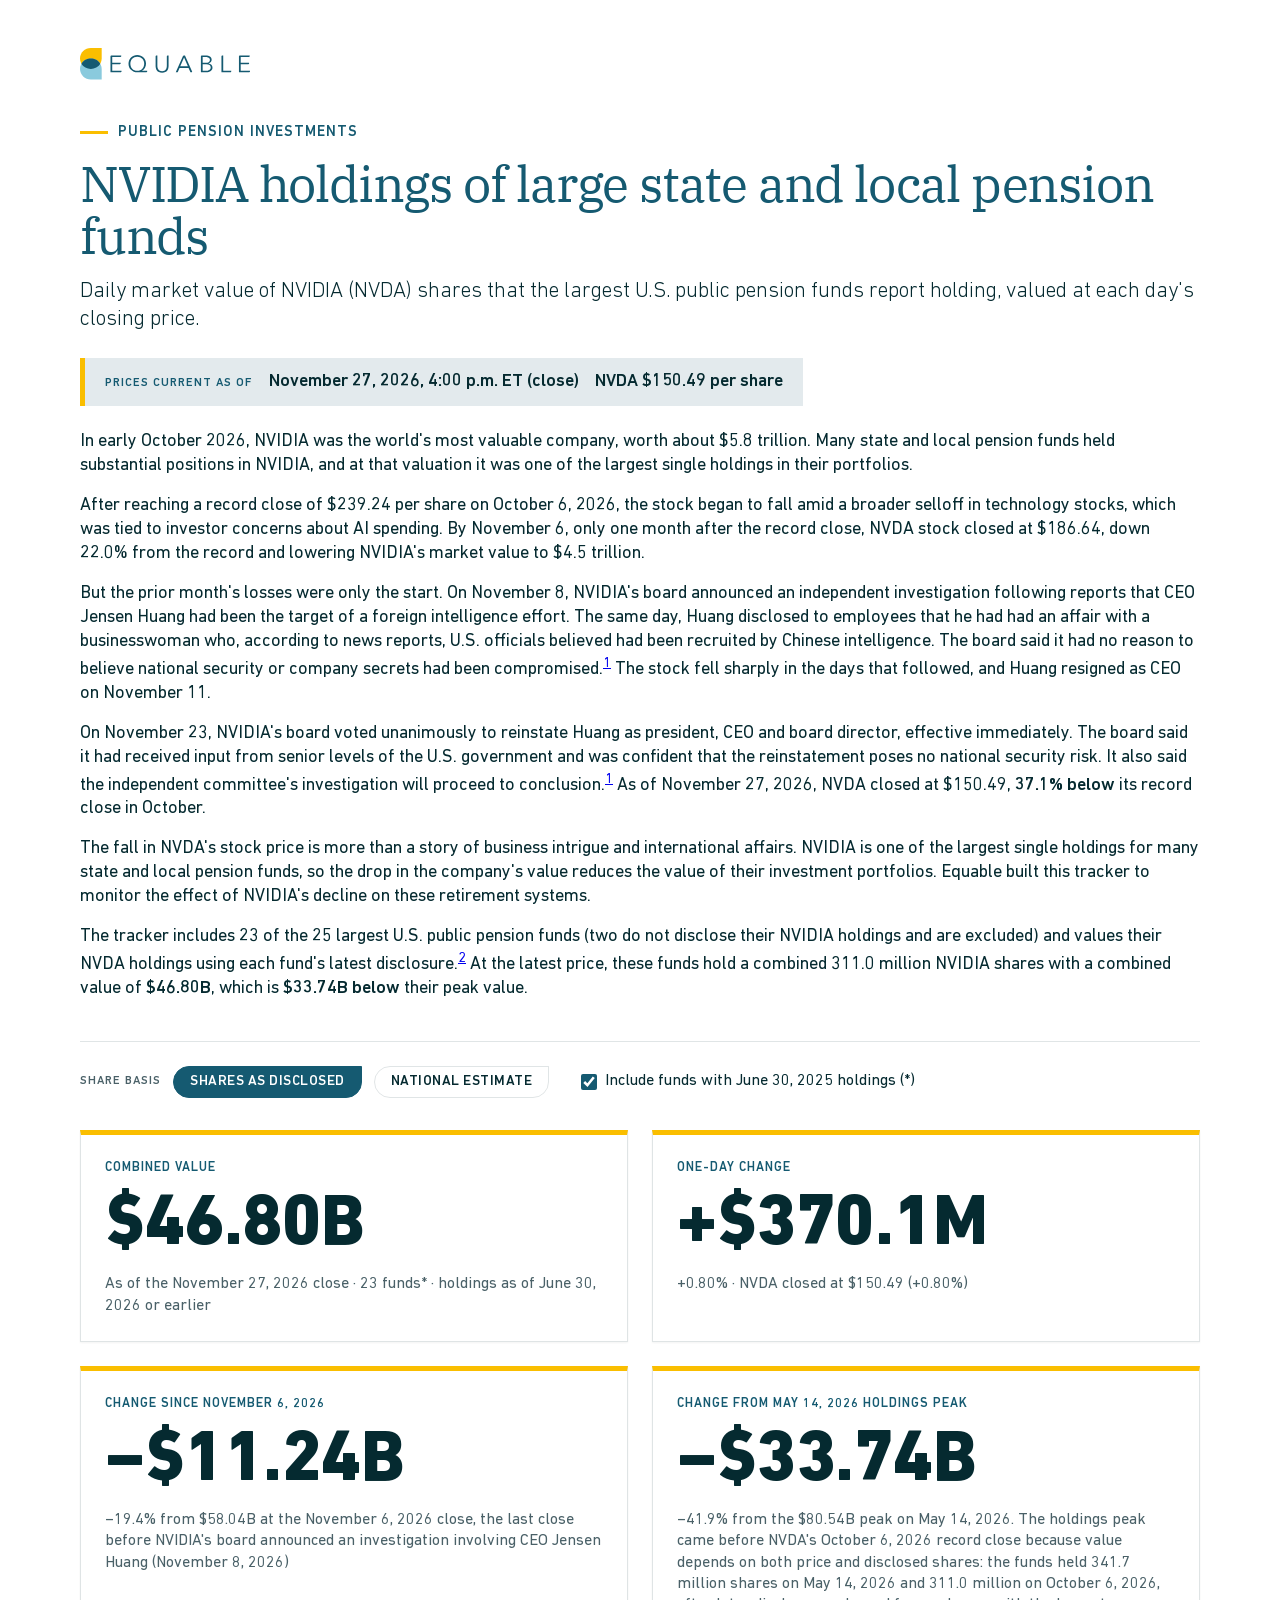
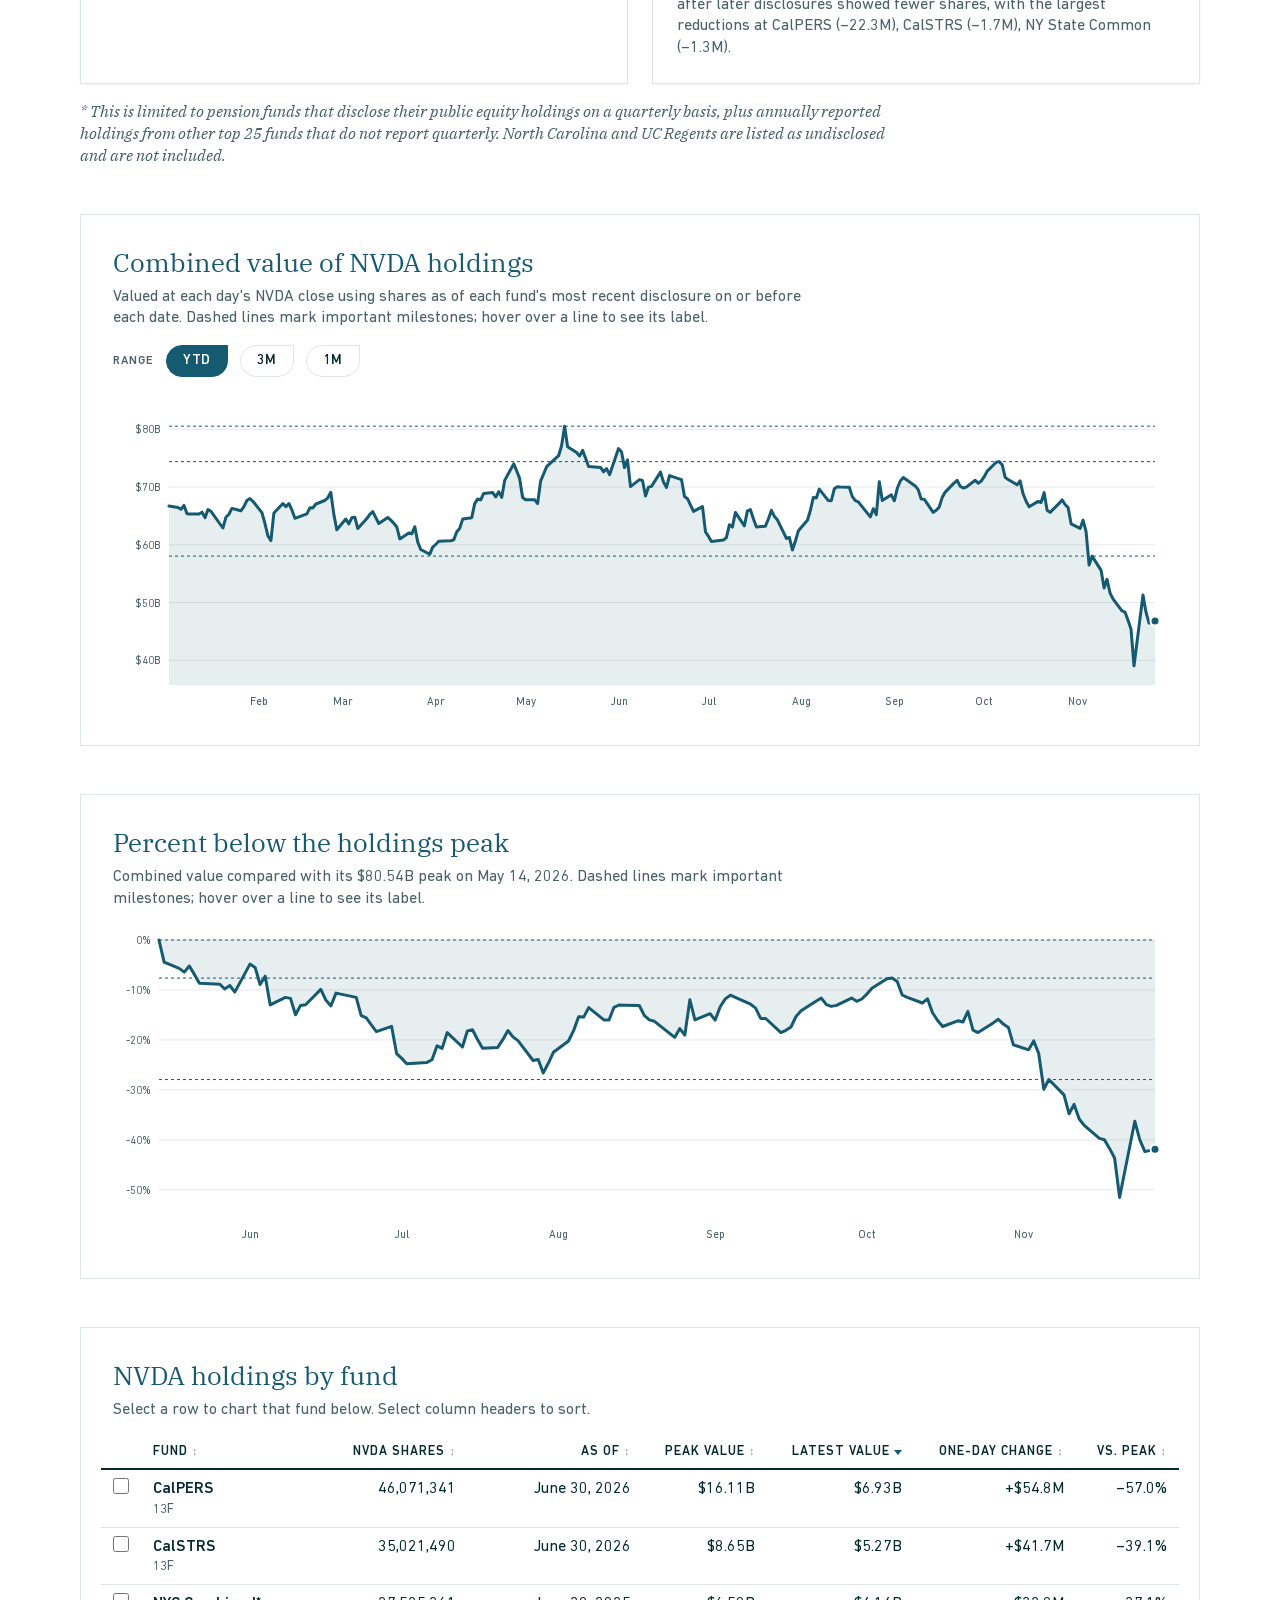
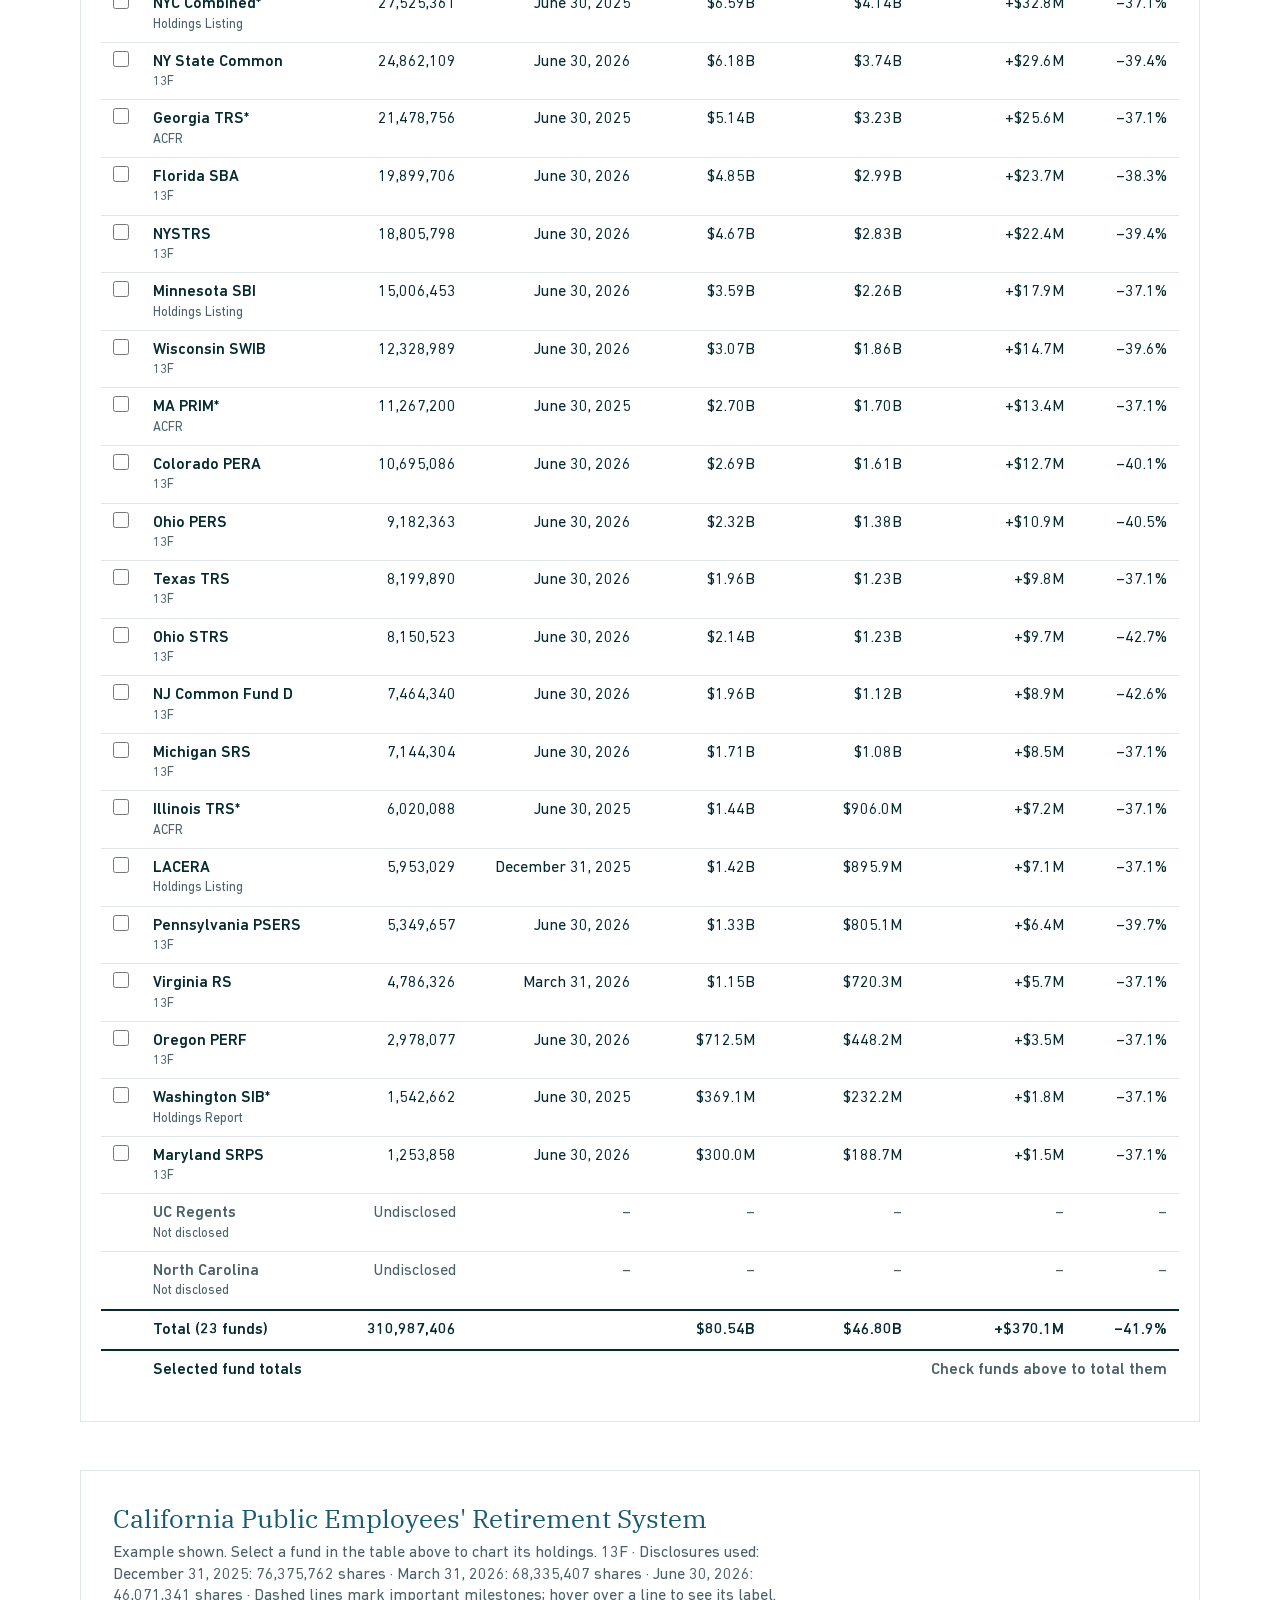
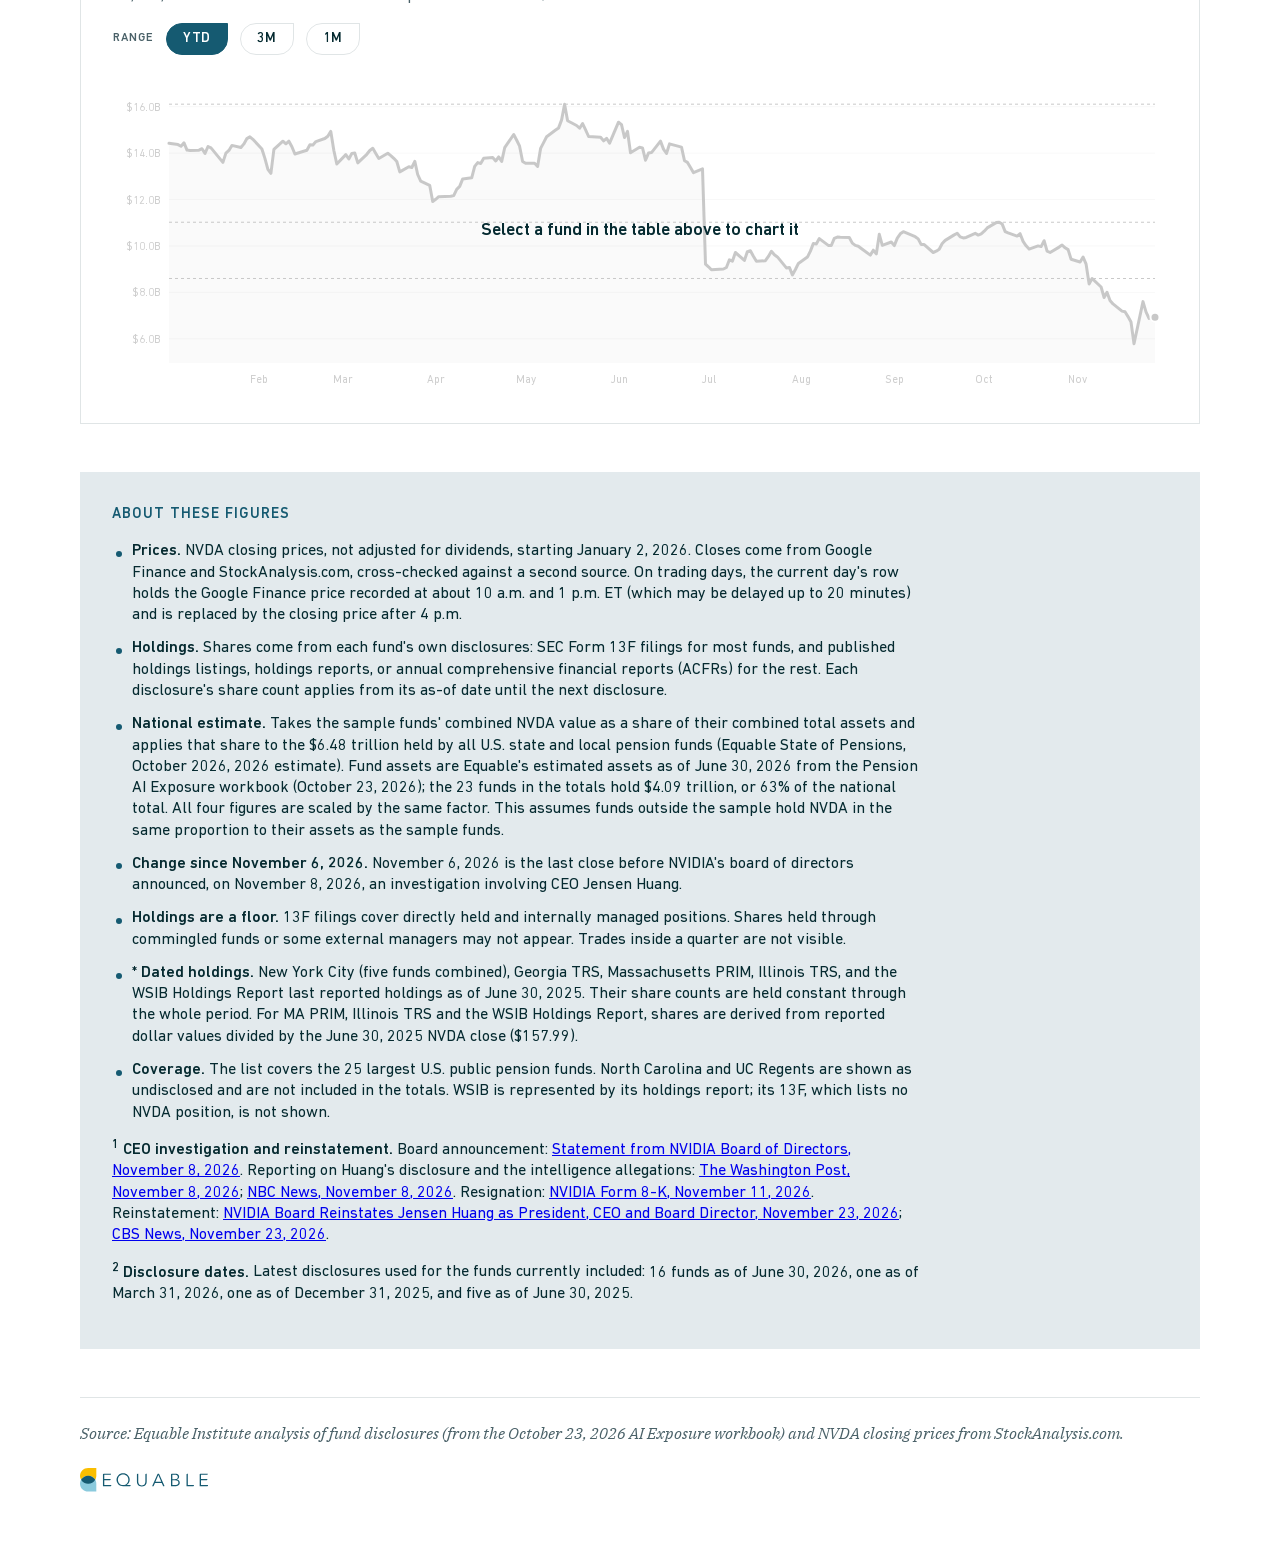
<file: nvda-tracker/index.html>
<!DOCTYPE html>
<html lang="en">
<head>
<meta charset="utf-8">
<meta name="viewport" content="width=device-width, initial-scale=1">
<title>NVIDIA holdings of large state and local pension funds | Equable Institute</title>
<link rel="preload" href="fonts/din-next-lt-pro-regular.woff2" as="font" type="font/woff2" crossorigin>
<link rel="preload" href="fonts/din-next-lt-pro-heavy.woff2" as="font" type="font/woff2" crossorigin>
<link rel="preload" href="fonts/IBMPlexSerif-Regular.woff2" as="font" type="font/woff2" crossorigin>
<link rel="stylesheet" href="equable.css">
<style>
/* Page layout + components, built only from Equable Design System tokens */
*{box-sizing:border-box}
html,body{margin:0}
body{background:var(--surface-page);color:var(--text-body);font-family:var(--font-sans);font-size:var(--fs-paragraph-sm);line-height:var(--lh-body);-webkit-font-smoothing:antialiased}
.container{max-width:var(--container-max);margin:0 auto;padding:var(--space-12) var(--container-pad) var(--space-16)}
section{margin-top:var(--space-12)}

/* Header */
.brand{display:block;width:max-content;margin-bottom:var(--space-10)}
.brand img{display:block;height:32px;width:auto}
.brand:focus-visible{outline:2px solid var(--focus-ring);outline-offset:4px}
@media (max-width:760px){.brand{margin-bottom:var(--space-6)}.brand img{height:26px}}
.eyebrow{display:inline-flex;align-items:center;gap:10px;font-family:var(--font-sans);font-weight:var(--weight-medium);font-size:var(--fs-eyebrow);letter-spacing:var(--tracking-label);text-transform:uppercase;color:var(--text-link)}
.eyebrow .bar{width:28px;height:3px;background:var(--yellow-500);flex:none}
h1.eqb-h2{margin:var(--space-4) 0 var(--space-4);max-width:none}
.lede{margin:0;max-width:none}
.intro{margin-top:var(--space-6)}
.intro p{margin:0 0 var(--space-4);font-family:var(--font-sans);font-size:var(--fs-paragraph);line-height:var(--lh-paragraph);color:var(--text-body)}
.intro p:last-child{margin-bottom:0}
.intro b{font-weight:var(--weight-medium);color:var(--text-strong)}
.meta{display:inline-flex;flex-wrap:wrap;align-items:baseline;gap:var(--space-2) var(--space-4);margin-top:var(--space-6);padding:var(--space-3) var(--space-5);background:var(--surface-card);border-left:5px solid var(--yellow-500);font-size:var(--fs-paragraph);line-height:var(--lh-paragraph);color:var(--text-strong);font-variant-numeric:tabular-nums}
.meta .meta-k{font-weight:var(--weight-medium);font-size:var(--fs-badge-sm);letter-spacing:var(--tracking-label);text-transform:uppercase;color:var(--text-link)}
.meta .meta-v{font-weight:var(--weight-medium)}
.live{margin:var(--space-3) 0 0;max-width:80ch;font-size:var(--fs-paragraph-sm);line-height:var(--lh-body);color:var(--text-body);font-variant-numeric:tabular-nums}
.live b{font-weight:var(--weight-medium);color:var(--text-strong)}
.natm{margin:var(--space-8) 0 0;padding:var(--space-6);background:var(--surface-card);color:var(--text-body)}
.ng-title{font-family:var(--font-serif);font-weight:var(--weight-regular);font-size:var(--fs-h5);line-height:var(--lh-h5);color:var(--text-serif);margin:var(--space-2) 0 var(--space-6)}
.ng{display:grid;grid-template-columns:minmax(0,1fr) 28px minmax(0,1fr) 28px minmax(0,1fr);gap:var(--space-3);align-items:stretch}
.ng-card{background:var(--surface-page);padding:var(--space-5);display:flex;flex-direction:column}
.ng-n{display:inline-flex;align-items:center;justify-content:center;width:28px;height:28px;border-radius:var(--notch-up);background:var(--teal-700);color:var(--white);font-weight:var(--weight-medium);font-size:14px;margin-bottom:var(--space-3)}
.ng-h{font-weight:var(--weight-medium);font-size:var(--fs-paragraph);line-height:var(--lh-paragraph);color:var(--text-strong)}
.ng-big{font-weight:var(--weight-heavy);font-size:40px;line-height:1.05;color:var(--text-strong);margin:var(--space-3) 0;font-variant-numeric:tabular-nums}
.ng-cap{font-size:var(--fs-paragraph-sm);line-height:var(--lh-body);color:var(--text-muted);margin-top:auto;padding-top:var(--space-4)}
.ng-arrow{display:flex;align-items:center;justify-content:center;color:var(--teal-700);font-size:26px;font-weight:var(--weight-medium)}
.ng-bar{display:flex;gap:2px;height:34px;margin-top:var(--space-2)}
.ng-bar>span{display:block;height:100%;min-width:4px}
.ng-bar>span:first-child{border-radius:4px 0 0 4px}.ng-bar>span:last-child{border-radius:0 4px 4px 0}
.seg-track{background:var(--teal-700)}
.seg-other{background:var(--gray-200)}
.seg-nv{background:var(--yellow-500)}
.seg-est{background:repeating-linear-gradient(45deg,var(--yellow-500) 0 5px,#FDE59A 5px 10px)}
.ng-key{display:flex;flex-direction:column;gap:var(--space-1);margin-top:var(--space-3);font-size:14px;line-height:1.3;color:var(--text-body)}
.ng-key i{display:inline-block;width:12px;height:12px;border-radius:2px;margin-right:var(--space-2);vertical-align:-1px}
.ng-key b{font-weight:var(--weight-medium);font-variant-numeric:tabular-nums}
.ng-waffle{display:grid;grid-template-columns:repeat(10,1fr);gap:2px;width:100%;max-width:170px;margin-top:var(--space-2)}
.ng-waffle span{aspect-ratio:1;background:var(--gray-200);border-radius:2px;position:relative;overflow:hidden}
.ng-waffle span.on{background:var(--yellow-500)}
.ng-waffle span.part::after{content:"";position:absolute;inset:0 auto 0 0;width:var(--p);background:var(--yellow-500)}
.ng-foot{margin-top:var(--space-5);font-size:var(--fs-paragraph-sm);line-height:var(--lh-body);color:var(--text-body)}
@media (max-width:900px){.ng{grid-template-columns:1fr}.ng-arrow{transform:rotate(90deg);height:24px}}
.kfoot{margin:var(--space-4) 0 0;max-width:90ch;color:var(--text-muted)}
.eqb-table tbody tr.undis{cursor:default}
.eqb-table tbody tr.undis td{color:var(--text-muted)}

/* Controls: notched-pill Tags */
.controls{display:flex;flex-wrap:wrap;gap:var(--space-4) var(--space-8);align-items:center;margin-top:var(--space-10);padding-top:var(--space-6);border-top:1px solid var(--border-subtle)}
.ctl{display:flex;align-items:center;gap:var(--space-3);flex-wrap:wrap}
.ctl-label{font-weight:var(--weight-medium);font-size:var(--fs-badge-sm);letter-spacing:var(--tracking-label);text-transform:uppercase;color:var(--text-muted)}
.tag{appearance:none;display:inline-flex;align-items:center;gap:7px;font-family:var(--font-sans);font-weight:var(--weight-medium);font-size:14px;letter-spacing:0.5px;text-transform:uppercase;line-height:1;padding:var(--space-2) var(--space-4);border-radius:var(--notch-up);border:1.5px solid var(--border-subtle);background:transparent;color:var(--text-body)}
.tag[aria-pressed="true"]{background:var(--teal-700);border-color:var(--teal-700);color:var(--white)}
.tag[aria-pressed="true"]:hover{background:var(--teal-800);border-color:var(--teal-800)}
.tag:focus-visible,.chk input:focus-visible,th[data-k]:focus-visible,tbody tr:focus-visible{outline:2px solid var(--focus-ring);outline-offset:2px}
.chk{display:inline-flex;gap:var(--space-2);align-items:center;font-size:var(--fs-paragraph-sm);color:var(--text-body);cursor:pointer}
input[type=checkbox]{accent-color:var(--teal-700);width:16px;height:16px;margin:0;cursor:pointer}

/* Stat cards (StatCard component) */
.stats{display:grid;grid-template-columns:repeat(2,minmax(0,1fr));gap:var(--space-6);margin-top:var(--space-8)}
.stat{background:var(--surface-page);border:1px solid var(--border-subtle);border-top:5px solid var(--yellow-500);box-shadow:var(--shadow-card);padding:var(--space-6);border-radius:var(--radius-none)}
.stat .k{font-weight:var(--weight-medium);font-size:13px;letter-spacing:var(--tracking-label);text-transform:uppercase;color:var(--text-link);margin-bottom:14px}
.stat .v{font-family:var(--font-sans);font-weight:var(--weight-heavy);font-size:var(--fs-stat);line-height:var(--lh-stat);letter-spacing:-0.5px;color:var(--text-strong);font-variant-numeric:tabular-nums;white-space:nowrap}
.stat .q{font-size:var(--fs-paragraph-sm);line-height:var(--lh-body);margin-top:var(--space-3);color:var(--text-muted);font-variant-numeric:tabular-nums}

/* Section cards (Card component, bordered) */
.card{background:var(--surface-page);border:1px solid var(--border-subtle);border-radius:var(--radius-none);padding:var(--space-8)}
.card-head{margin-bottom:var(--space-4)}
.card-head .eqb-h5{margin:0}
.card-head .rangeSeg{margin-top:var(--space-4)}
.card-head p{margin:var(--space-2) 0 0;font-size:var(--fs-paragraph-sm);color:var(--text-muted);max-width:80ch}
.eqb-caption{margin:var(--space-4) 0 0}
.two{display:grid;grid-template-columns:1fr;gap:var(--space-6)}

/* Charts */
.chart{position:relative;width:100%}
.chart svg{display:block;width:100%;overflow:visible}
.c-grid{stroke:rgba(5,42,48,.10);stroke-width:1}
.c-axis{fill:var(--text-muted);font-family:var(--font-sans);font-size:11px;font-variant-numeric:tabular-nums}
.c-line{fill:none;stroke:var(--teal-700);stroke-width:3;stroke-linecap:round;stroke-linejoin:round}
.c-area{fill:rgba(21,90,113,.10)}
.c-ref{stroke:var(--teal-700);stroke-width:1;stroke-dasharray:3 3}
.c-ref-label{fill:var(--teal-700);font-family:var(--font-sans);font-weight:var(--weight-medium);font-size:12px;paint-order:stroke;stroke:var(--surface-page);stroke-width:4px;stroke-linejoin:round}
.c-dot{fill:var(--teal-700);stroke:var(--white);stroke-width:2}
.c-cross{stroke:var(--teal-900);stroke-width:1;stroke-opacity:.35}
.c-mark{stroke:var(--teal-900);stroke-width:1;stroke-opacity:.55;stroke-dasharray:2 3}
.c-mark-label{fill:var(--text-body);font-family:var(--font-sans);font-weight:var(--weight-medium);font-size:11px}
.chart.preview{pointer-events:none}
.chart.preview svg{opacity:.3;filter:grayscale(1);transition:opacity .2s}
.chart.preview::after{content:"Select a fund in the table above to chart it";position:absolute;inset:0;display:flex;align-items:center;justify-content:center;text-align:center;padding:0 var(--space-6);font-family:var(--font-sans);font-weight:var(--weight-medium);font-size:var(--fs-paragraph);color:var(--text-strong)}
.tip{position:absolute;pointer-events:none;background:var(--surface-page);border:1px solid var(--border-subtle);border-radius:var(--radius-none);box-shadow:var(--shadow-raised);padding:var(--space-3) var(--space-4);font-size:13px;line-height:1.4;white-space:nowrap;display:none;z-index:2;font-variant-numeric:tabular-nums;color:var(--text-body)}
.tip .d{font-weight:var(--weight-medium);font-size:var(--fs-badge-sm);letter-spacing:var(--tracking-label);text-transform:uppercase;color:var(--text-link);margin-bottom:var(--space-1)}
.tip .r{display:flex;justify-content:space-between;gap:var(--space-4)}
.tip .r span:first-child{color:var(--text-muted)}
.tip .r span:last-child{font-weight:var(--weight-medium);color:var(--text-strong)}

/* Table (.eqb-table) */
.tablewrap{overflow-x:auto;margin:0 calc(-1 * var(--space-3))}
.eqb-table td,.eqb-table th{white-space:nowrap}
.eqb-table thead th[data-k]{cursor:pointer;user-select:none}
.eqb-table thead th[aria-sort]::after{display:inline-block;margin-left:var(--space-1);content:"";border-left:4px solid transparent;border-right:4px solid transparent;vertical-align:middle}
.eqb-table thead th[aria-sort="ascending"]::after{border-bottom:5px solid var(--teal-700)}
.eqb-table thead th[data-k]:not([aria-sort])::after{content:"\2195";display:inline-block;margin-left:var(--space-1);font-size:11px;color:var(--text-muted);opacity:.6}
.eqb-table thead th[data-k]:hover{color:var(--teal-700)}
.eqb-table thead th[aria-sort="descending"]::after{border-top:5px solid var(--teal-700)}
.eqb-table tbody tr{cursor:pointer}
.eqb-table tbody tr.sel td{background:var(--gray-200)}
.eqb-table tbody tr.off td{color:var(--text-muted)}
.eqb-table tbody td.fund{font-weight:var(--weight-medium);color:var(--text-strong)}
.eqb-table tbody tr.off td.fund{font-weight:var(--weight-regular);color:var(--text-muted)}
.eqb-table .cb{width:1%;padding-right:0}
.eqb-table td.fund .src{display:block;font-weight:var(--weight-regular);font-size:13px;color:var(--text-muted)}

/* Notes (soft card surface) */
.notes{background:var(--surface-card);padding:var(--space-8);border-radius:var(--radius-none)}
/* Notes: bulleted items first; numbered footnotes (li#note-*) moved to the end, without bullets. */
.notes ul{display:flex;flex-direction:column;margin:var(--space-4) 0 0;padding-left:0;list-style:none}
.notes li{position:relative;padding-left:var(--space-5)}
.notes li::before{content:"";position:absolute;left:4px;top:.6em;width:6px;height:6px;border-radius:50%;background:var(--teal-700)}
.notes li[id^="note-"]{order:1;padding-left:0}
.notes li[id^="note-"]::before{display:none}
.notes li{margin:0 0 var(--space-3);font-size:var(--fs-paragraph-sm);line-height:var(--lh-body);max-width:90ch}

.notes b{font-weight:var(--weight-medium);color:var(--text-strong)}

/* Footer */
footer{margin-top:var(--space-12);padding-top:var(--space-6);border-top:1px solid var(--border-subtle);display:flex;justify-content:space-between;align-items:center;gap:var(--space-6);flex-wrap:wrap}
footer img{height:24px;width:auto;display:block}
footer .eqb-caption{margin:0}
.err{padding:var(--space-8);text-align:center;color:var(--text-muted)}

@media (max-width:1100px){
  .stat .v{font-size:56px}
}
@media (max-width:760px){
  .container{padding:var(--space-8) var(--container-pad-sm) var(--space-12)}
  h1.eqb-h2{font-size:34px;line-height:1.1;letter-spacing:-0.6px}
  .eqb-body-lg{font-size:var(--fs-paragraph);line-height:var(--lh-paragraph)}
  .stats{grid-template-columns:1fr;gap:var(--space-4)}
  .stat .v{font-size:52px}
  .card,.notes{padding:var(--space-5)}
  .eqb-h5{font-size:22px}
}
</style>
</head>
<body>
<main class="container">
  <header>
    <a class="brand" target="_blank" rel="noopener" href="https://equable.org" aria-label="Equable Institute home"><img src="equable-logo-lightbg.svg" alt="Equable Institute" width="170" height="32"></a>
    <div class="eyebrow"><span class="bar" aria-hidden="true"></span>Public pension investments</div>
    <h1 class="eqb-h2">NVIDIA holdings of large state and local pension funds</h1>
    <p class="eqb-body-lg lede">Daily market value of NVIDIA (NVDA) shares that the largest U.S. public pension funds report holding, valued at each day's closing price.</p>
    <div class="meta" id="meta">Loading data</div>
    <div class="intro" id="intro"></div>
    <p class="live" id="live" hidden></p>
  </header>

  <div class="controls" role="group" aria-label="Display options">
    <div class="ctl" id="basisSeg" role="group" aria-label="Share basis">
      <span class="ctl-label">Share basis</span>
      <button type="button" class="tag eqb-tag--interactive" data-basis="disclosed" aria-pressed="true" title="Each day uses the shares from the most recent disclosure on or before that day">Shares as disclosed</button>
      <button type="button" class="tag eqb-tag--interactive" data-basis="national" aria-pressed="false" hidden title="Scales the sample's NVDA holdings, as a share of the sample funds' total assets, to all U.S. state and local pension assets">National estimate</button>
    </div>
    <label class="chk"><input type="checkbox" id="datedChk" checked> Include funds with June 30, 2025 holdings (*)</label>
  </div>

  <div class="stats" id="kpis" aria-live="polite"></div>
  <div class="natm" id="natMethod" hidden></div>
  <p class="eqb-caption kfoot">* This is limited to pension funds that disclose their public equity holdings on a quarterly basis, plus annually reported holdings from other top 25 funds that do not report quarterly. North Carolina and UC Regents are listed as undisclosed and are not included.</p>

  <section class="card" id="totalCard">
    <div class="card-head">
      <h2 class="eqb-h5" id="totalTitle">Combined value of NVDA holdings</h2>
      <p id="totalSub"></p>
      <div class="ctl rangeSeg" role="group" aria-label="Date range for the combined value and percent-below-peak charts">
        <span class="ctl-label">Range</span>
        <button type="button" class="tag eqb-tag--interactive" data-range="all" aria-pressed="true">YTD</button>
        <button type="button" class="tag eqb-tag--interactive" data-range="90" aria-pressed="false">3M</button>
        <button type="button" class="tag eqb-tag--interactive" data-range="30" aria-pressed="false">1M</button>
      </div>
    </div>
    <div class="chart" id="totalChart"></div>
  </section>

  <section class="card" id="ddCard">
    <div class="card-head">
      <h2 class="eqb-h5" id="ddTitle">Percent below the holdings peak</h2>
      <p id="ddSub">Each day's combined value compared with the highest combined value reached on or before that day.</p>
    </div>
    <div class="chart" id="ddChart"></div>
  </section>

  <section class="card" id="fundsCard">
    <div class="card-head">
      <h2 class="eqb-h5">NVDA holdings by fund</h2>
      <p>Select a row to chart that fund below. Select column headers to sort.</p>
    </div>
    <div class="tablewrap">
      <table class="eqb-table eqb-table--hover eqb-table--compact" id="fundTable"><thead></thead><tbody></tbody><tfoot></tfoot></table>
    </div>
  </section>

  <section class="card" id="fundCard">
    <div class="card-head">
      <h2 class="eqb-h5" id="fundTitle">Fund detail</h2>
      <p id="fundSub"></p>
      <div class="ctl rangeSeg" role="group" aria-label="Date range for the fund chart">
        <span class="ctl-label">Range</span>
        <button type="button" class="tag eqb-tag--interactive" data-range="all" aria-pressed="true">YTD</button>
        <button type="button" class="tag eqb-tag--interactive" data-range="90" aria-pressed="false">3M</button>
        <button type="button" class="tag eqb-tag--interactive" data-range="30" aria-pressed="false">1M</button>
      </div>
    </div>
    <div class="chart" id="fundChart"></div>
  </section>

  <section class="notes" id="notesCard">
    <div class="eyebrow">About these figures</div>
    <ul>
      <li><b>Prices.</b> NVDA closing prices, not adjusted for dividends, starting January 2, 2026. Closes come from Google Finance and StockAnalysis.com, cross-checked against a second source. On trading days, the current day's row holds the Google Finance price recorded at about 10 a.m. and 1 p.m. ET (which may be delayed up to 20 minutes) and is replaced by the closing price after 4 p.m.</li>
      <li><b>Holdings.</b> Shares come from each fund's own disclosures: SEC Form 13F filings for most funds, and published holdings listings, holdings reports, or annual comprehensive financial reports (ACFRs) for the rest. Each disclosure's share count applies from its as-of date until the next disclosure.</li>
      <li><b>National estimate.</b> Takes the sample funds' combined NVDA value as a share of their combined total assets and applies that share to the $6.48 trillion held by all U.S. state and local pension funds (Equable State of Pensions, October 2026, 2026 estimate). Fund assets are Equable's estimated assets as of June 30, 2026 from the Pension AI Exposure workbook (October 23, 2026); the 23 funds in the totals hold $4.09 trillion, or 63% of the national total. All four figures are scaled by the same factor. This assumes funds outside the sample hold NVDA in the same proportion to their assets as the sample funds.</li>
      <li><b>Change since November 6, 2026.</b> November 6, 2026 is the last close before NVIDIA's board of directors announced, on November 8, 2026, an investigation involving CEO Jensen Huang.</li>
      <li id="note-huang"><b><sup>1</sup> CEO investigation and reinstatement.</b> Board announcement: <a target="_blank" rel="noopener" href="https://investor.nvidia.com/news/press-release-details/2026/Statement-from-NVIDIA-Board-of-Directors/default.aspx">Statement from NVIDIA Board of Directors, November 8, 2026</a>. Reporting on Huang's disclosure and the intelligence allegations: <a target="_blank" rel="noopener" href="https://www.washingtonpost.com/business/2026/11/08/nvidia-jensen-huang-investigation-chinese-spy/7965324e-dbbd-11f1-912c-4fbb80d73f7f_story.html">The Washington Post, November 8, 2026</a>; <a target="_blank" rel="noopener" href="https://www.nbcnews.com/tech/tech-news/nvidia-ceo-jensen-huang-investigation-rcna608148">NBC News, November 8, 2026</a>. Resignation: <a target="_blank" rel="noopener" href="https://www.sec.gov/Archives/edgar/data/0001045810/000104581026000082/nvda-20261111.htm">NVIDIA Form 8-K, November 11, 2026</a>. Reinstatement: <a target="_blank" rel="noopener" href="https://nvidianews.nvidia.com/news/nvidia-board-reinstates-jensen-huang-as-president-ceo-and-board-director">NVIDIA Board Reinstates Jensen Huang as President, CEO and Board Director, November 23, 2026</a>; <a target="_blank" rel="noopener" href="https://www.cbsnews.com/news/nvidia-reinstates-jensen-huang-ceo/">CBS News, November 23, 2026</a>.</li>
      <li id="note-asof"><b><sup>2</sup> Disclosure dates.</b> Latest disclosures used for the funds currently included: <span id="asofTxt"></span></li>
      <li><b>Holdings are a floor.</b> 13F filings cover directly held and internally managed positions. Shares held through commingled funds or some external managers may not appear. Trades inside a quarter are not visible.</li>
      <li><b>* Dated holdings.</b> New York City (five funds combined), Georgia TRS, Massachusetts PRIM, Illinois TRS, and the WSIB Holdings Report last reported holdings as of June 30, 2025. Their share counts are held constant through the whole period. For MA PRIM, Illinois TRS and the WSIB Holdings Report, shares are derived from reported dollar values divided by the June 30, 2025 NVDA close ($157.99).</li>
      <li><b>Coverage.</b> The list covers the 25 largest U.S. public pension funds. North Carolina and UC Regents are shown as undisclosed and are not included in the totals. WSIB is represented by its holdings report; its 13F, which lists no NVDA position, is not shown.</li>
    </ul>
  </section>

  <footer>
    <p class="eqb-caption" id="srcLine">Source: Equable Institute analysis of fund disclosures (from the October 23, 2026 AI Exposure workbook) and NVDA closing prices from StockAnalysis.com.</p>
    <img src="equable-logo-lightbg.svg" alt="Equable Institute">
  </footer>
</main>

<script>
(function(){
"use strict";
const $=s=>document.querySelector(s);
const state={basis:"disclosed",range:"all",dated:true,include:{},sel:null,picked:false,sortKey:"latest",sortDir:-1};
let D=null;

// ---------- parsing ----------
function num(v){
  if(v===null||v===undefined||v==="") return null;
  if(typeof v==="number") return isFinite(v)?v:null;
  let s=String(v).trim(); let neg=false;
  if(/^\(.*\)$/.test(s)){neg=true;s=s.slice(1,-1);}
  s=s.replace(/[$,\s]/g,"");
  if(s.startsWith("-")){neg=!neg;s=s.slice(1);}
  if(!/^\d*\.?\d+(e[+-]?\d+)?$/i.test(s)) return null;
  const n=parseFloat(s); return neg?-n:n;
}
function dt(v){
  if(v===null||v===undefined||v==="") return null;
  const s=String(v).trim(); let m;
  if((m=s.match(/^(\d{1,2})\/(\d{1,2})\/(\d{4})$/))) return Date.UTC(+m[3],+m[1]-1,+m[2]);
  if((m=s.match(/^(\d{4})-(\d{2})-(\d{2})/))) return Date.UTC(+m[1],+m[2]-1,+m[3]);
  return null;
}
// Display rules: WSIB's 13F (no NVDA position) is not shown because WSIB is covered by its holdings report;
// UC Regents and North Carolina are listed as undisclosed and left out of totals.
const EXCLUDE=["WSIB (13F)"],UNDISCLOSED=["UC Regents"];
// Display names for the table (sheet short names stay as the data keys).
const DISPLAY={"WSIB (Holdings Rpt)*":"Washington SIB*"};
const disp=f=>DISPLAY[f.id]||f.short;
// Fund IDs: every name a fund may appear under in the sheet (short name, full name, display name), so the
// lookups above and FUND_ASSETS below keep working if a name is changed in the Holdings tab.
const FUND_ALIASES={"CalPERS": ["CalPERS", "California Public Employees' Retirement System"], "CalSTRS": ["CalSTRS", "California State Teachers' Retirement System"], "NY State Common": ["NY State Common", "New York State Common Retirement Fund"], "Texas TRS": ["Texas TRS", "Teacher Retirement System of Texas"], "Florida SBA": ["Florida SBA", "Florida State Board of Administration"], "NYSTRS": ["NYSTRS", "New York State Teachers' Retirement System"], "Wisconsin SWIB": ["Wisconsin SWIB", "State of Wisconsin Investment Board"], "NJ Common Fund D": ["NJ Common Fund D", "New Jersey Division of Investment - Common Pension Fund D"], "Virginia RS": ["Virginia RS", "Virginia Retirement System"], "UC Regents": ["UC Regents", "Regents of the University of California - Retirement", "University of California", "UC Retirement", "UCRP"], "Ohio PERS": ["Ohio PERS", "Ohio Public Employees Retirement System (OPERS)"], "Minnesota SBI": ["Minnesota SBI", "Minnesota State Board of Investment"], "Ohio STRS": ["Ohio STRS", "State Teachers Retirement System of Ohio"], "Michigan SRS": ["Michigan SRS", "State of Michigan Retirement Systems"], "Oregon PERF": ["Oregon PERF", "Oregon Public Employees Retirement Fund"], "LACERA": ["LACERA", "Los Angeles County Employees Retirement Association"], "Pennsylvania PSERS": ["Pennsylvania PSERS", "Pennsylvania Public School Employees' Retirement System"], "Maryland SRPS": ["Maryland SRPS", "Maryland State Retirement and Pension System"], "Colorado PERA": ["Colorado PERA", "Colorado Public Employees' Retirement Association"], "WSIB (13F)": ["WSIB (13F)", "Washington State Investment Board (13F)", "Washington SIB (13F)", "WSIB 13F"], "NYC Combined*": ["NYC Combined*", "New York City Public Pension Funds (5 funds combined) *"], "Georgia TRS*": ["Georgia TRS*", "Teachers Retirement System of Georgia *"], "MA PRIM*": ["MA PRIM*", "Massachusetts PRIM Board *"], "Illinois TRS*": ["Illinois TRS*", "Teachers' Retirement System of the State of Illinois *"], "WSIB (Holdings Rpt)*": ["WSIB (Holdings Rpt)*", "Washington State Investment Board (Holdings Report) *", "Washington SIB*", "Washington SIB", "Washington State Investment Board", "WSIB", "WSIB (Holdings Report)"]};
const normName=x=>String(x||"").toLowerCase().replace(/[^a-z0-9]/g,"");
const ALIAS_IDX={};for(const id in FUND_ALIASES) for(const n of FUND_ALIASES[id]) ALIAS_IDX[normName(n)]=id;
function fundId(short,name){return ALIAS_IDX[normName(short)]||ALIAS_IDX[normName(name)]||ALIAS_IDX[normName(String(short).replace(/\*/g,""))]||ALIAS_IDX[normName(String(name).replace(/\*/g,""))]||short;}
const EXTRA_UNDISCLOSED=[{name:"North Carolina Retirement Systems",short:"North Carolina"}];
const CUTOFF_T=Date.UTC(2026,10,6); // 11/6/2026 close, last close before the 11/8/2026 board announcement
// National estimate inputs. Fill in total assets (USD) for each sample fund, keyed by short name; the toggle stays hidden until every included fund has a value.
// Sources: national = 2026 total assets of all state and local plans, Equable State of Pensions (October 2026), Pg 11 data;
// funds = 'Estimated Assets as of 6/30/2026', Equable Pension AI Exposure workbook (10/23/2026), Pension Investment Funds tab.
const NATIONAL_ASSETS=6481286715328;
const FUND_ASSETS={"CalPERS":623732476012,"CalSTRS":420071342080,"NY State Common":297336565760,"NYC Combined*":286925175808,"Texas TRS":260642029568,"Florida SBA":237287391232,"WSIB (Holdings Rpt)*":179424632576,"NYSTRS":162849226752,"Wisconsin SWIB":149272330240,"NJ Common Fund D":125085122816,"Virginia RS":125954732352,"Georgia TRS*":154672562176,"MA PRIM*":103884149248,"Ohio PERS":118651969536,"Minnesota SBI":106563925888,"Ohio STRS":105123405824,"Michigan SRS":115656963264,"Oregon PERF":91966963712,"LACERA":93623902208,"Pennsylvania PSERS":91638759424,"Illinois TRS*":88171790336,"Maryland SRPS":72157650944,"Colorado PERA":76026253184};
function parse(raw){
  const days=[];
  for(const r of raw.daily||[]){const t=dt(r[0]),c=num(r[1]); if(t!==null&&c!==null) days.push({t,close:c});}
  days.sort((a,b)=>a.t-b.t);
  const funds=[];
  for(const r of raw.holdings||[]){
    if(!r||r.length<6) continue;
    const slots=[];
    for(const k of [4,7,10,13]){const t=dt(r[k]),sh=num(r[k+1]); if(t!==null&&sh!==null) slots.push({t,shares:sh});}
    if(!slots.length) continue;
    slots.sort((a,b)=>a.t-b.t);
    const name=String(r[0]||"").trim(), short=String(r[1]||name).trim();
    const id=fundId(short,name);
    if(EXCLUDE.includes(id)) continue;
    const undis=UNDISCLOSED.includes(id);
    if(!FUND_ALIASES[id]) console.warn("Unrecognized fund name in sheet:",short,name);
    funds.push({id,name,short,source:undis?"Not disclosed":String(r[2]||""),include:!undis&&num(r[3])!==0,undisclosed:undis,dated:/\*/.test(short)||/\*/.test(name)||/\*/.test(id),slots,latest:slots[slots.length-1]});
  }
  for(const x of EXTRA_UNDISCLOSED) funds.push(Object.assign({id:x.short,source:"Not disclosed",include:false,undisclosed:true,dated:false,slots:[{t:0,shares:0}],latest:{t:0,shares:0}},x));
  return {days,funds,raw};
}

// ---------- calc ----------
function sharesAt(f,t){let s=0;for(const sl of f.slots){if(sl.t<=t) s=sl.shares;}return s;}
function fundShares(f,t){return sharesAt(f,t);}
// National estimate: k = national public pension assets / total assets of the included sample funds.
function natK(){const fs=D.funds.filter(active);let a=0;for(const f of fs){const x=FUND_ASSETS[f.id];if(!(x>0)) return null;a+=x;}return a>0&&NATIONAL_ASSETS>0?NATIONAL_ASSETS/a:null;}
function natReady(){return natK()!==null;}
// active = counted in the page-wide totals (all disclosed funds, subject to the dated-holdings toggle).
// selected = checked in the table; drives only the "Selected fund totals" row.
function active(f){return !f.undisclosed&&f.include&&(state.dated||!f.dated);}
function selected(f){return active(f)&&!!state.include[f.short];}
// The fund chart is shown in full only while its fund is checked; otherwise it keeps the last fund, washed out.
function isPicked(){return !!(state.sel&&state.include[state.sel]);}
function fundSeries(f){return D.days.map(d=>({t:d.t,close:d.close,v:d.close*fundShares(f,d.t)}));}
function totalSeries(scale){const fs=D.funds.filter(active),k=scale===undefined?1:scale;return D.days.map(d=>{let v=0;for(const f of fs) v+=d.close*fundShares(f,d.t);return {t:d.t,close:d.close,v:v*k};});}
function withPeak(s){let p=-Infinity,pt=null;return s.map(x=>{if(x.v>p){p=x.v;pt=x.t;}return Object.assign({},x,{peak:p,peakT:pt,dd:p>0?x.v/p-1:0});});}
function stats(s){if(!s.length) return null;const last=s[s.length-1],prev=s.length>1?s[s.length-2]:null,first=s[0];let pk=s[0];for(const p of s){if(p.v>pk.v) pk=p;}return {last,prev,first,pk};}

// ---------- format ----------
const MON=["Jan","Feb","Mar","Apr","May","Jun","Jul","Aug","Sep","Oct","Nov","Dec"];
const MONTHS=["January","February","March","April","May","June","July","August","September","October","November","December"];
const fmtDate=t=>{const d=new Date(t);return MONTHS[d.getUTCMonth()]+" "+d.getUTCDate()+", "+d.getUTCFullYear();};
const fmtLong=fmtDate;
const fmtAxisDate=t=>{const d=new Date(t);return MON[d.getUTCMonth()]+" "+d.getUTCDate();};
function money(v,dp){
  if(v===null||!isFinite(v)) return "n/a";
  const a=Math.abs(v),sg=v<0?"−":"";
  if(a>=1e9) return sg+"$"+(a/1e9).toFixed(dp===undefined?2:dp)+"B";
  if(a>=1e6) return sg+"$"+(a/1e6).toFixed(dp===undefined?1:dp)+"M";
  if(a>=1e3) return sg+"$"+(a/1e3).toFixed(0)+"K";
  return sg+"$"+a.toFixed(2);
}
const signedMoney=v=>(v>0?"+":"")+money(v);
const pct=(v,dp=1)=>v===null||!isFinite(v)?"n/a":(v>0?"+":v<0?"−":"")+Math.abs(v*100).toFixed(dp)+"%";
const intf=v=>Math.round(v).toLocaleString("en-US");
const esc=s=>String(s).replace(/[&<>"]/g,c=>({"&":"&amp;","<":"&lt;",">":"&gt;",'"':"&quot;"}[c]));

// ---------- chart ----------
function niceTicks(lo,hi,n){
  const span=hi-lo||Math.abs(hi)||1,step0=span/n,mag=Math.pow(10,Math.floor(Math.log10(step0)));
  const err=step0/mag,step=(err>=7.5?10:err>=3.5?5:err>=1.5?2:1)*mag;
  const out=[];for(let v=Math.ceil(lo/step)*step;v<=hi+1e-9;v+=step) out.push(+v.toFixed(10));return out;
}
function lineChart(el,series,opt){
  el.innerHTML="";
  const W=Math.max(280,el.clientWidth),H=opt.height||(W<560?230:320);
  const m={l:opt.yw||60,r:12,t:14,b:28},iw=W-m.l-m.r,ih=H-m.t-m.b;
  if(!series.length){el.innerHTML='<div class="err">No data</div>';return;}
  const t0=series[0].t,t1=series[series.length-1].t;
  let ymin=Infinity,ymax=-Infinity;for(const p of series){ymin=Math.min(ymin,p.y);ymax=Math.max(ymax,p.y);}
  const R=(opt.refY!==undefined?[{y:opt.refY,label:opt.refLabel}]:[]).concat(opt.refs||[]);
  for(const r of R){ymax=Math.max(ymax,r.y);ymin=Math.min(ymin,r.y);}
  if(opt.zeroTop) ymax=0;
  const pad=(ymax-ymin)*0.08||1; if(!opt.zeroTop) ymax+=pad; ymin-=pad;
  if(opt.floorZero) ymin=Math.max(0,ymin);
  const ticks=niceTicks(ymin,ymax,W<560?4:5); ymin=Math.min(ymin,ticks[0]); if(!opt.zeroTop) ymax=Math.max(ymax,ticks[ticks.length-1]);
  const x=t=>m.l+(t1===t0?iw/2:(t-t0)/(t1-t0)*iw), y=v=>m.t+(ymax-v)/(ymax-ymin)*ih;
  const NS="http://www.w3.org/2000/svg",svg=document.createElementNS(NS,"svg");
  svg.setAttribute("viewBox","0 0 "+W+" "+H);svg.setAttribute("height",H);svg.setAttribute("role","img");svg.setAttribute("aria-label",opt.label||"");
  const mk=(tag,at,par)=>{const e=document.createElementNS(NS,tag);for(const k in at) e.setAttribute(k,at[k]);(par||svg).appendChild(e);return e;};
  for(const v of ticks){ if(v<ymin-1e-9||v>ymax+1e-9) continue;
    mk("line",{class:"c-grid",x1:m.l,x2:W-m.r,y1:y(v),y2:y(v)});
    mk("text",{class:"c-axis",x:m.l-8,y:y(v)+4,"text-anchor":"end"}).textContent=opt.yfmt(v);
  }
  const span=(t1-t0)/864e5; let xt=[];
  if(span<=45){for(const p of series){if(new Date(p.t).getUTCDay()===1) xt.push(p.t);}}
  else {const d0=new Date(t0);let yy=d0.getUTCFullYear(),mo=d0.getUTCMonth()+1;while(true){const t=Date.UTC(yy,mo,1);if(t>t1) break;xt.push(t);mo++;if(mo>11){mo=0;yy++;}}}
  const maxTicks=Math.floor(iw/62); if(xt.length>maxTicks){const k=Math.ceil(xt.length/maxTicks);xt=xt.filter((_,i)=>i%k===0);}
  for(const t of xt) mk("text",{class:"c-axis",x:x(t),y:H-8,"text-anchor":"middle"}).textContent=span<=45?fmtAxisDate(t):MON[new Date(t).getUTCMonth()];
  let d="";series.forEach((p,i)=>{d+=(i?"L":"M")+x(p.t).toFixed(1)+","+y(p.y).toFixed(1);});
  const base=y(opt.zeroTop?0:ymin);
  mk("path",{class:"c-area",d:d+"L"+x(t1).toFixed(1)+","+base+"L"+x(t0).toFixed(1)+","+base+"Z"});
  // Horizontal reference lines (holdings peak plus event levels). Labels sit above each line, right-aligned;
  // when two lines are within 16px, the lower one's label goes below its line and left-aligned so they don't collide.
  // Reference lines carry no printed labels; a line's label appears in the tooltip when the pointer is near it.
  const refPx=[];
  for(const r of R){const yy=y(r.y);refPx.push({yy,label:r.label||"",el:mk("line",{class:"c-ref",x1:m.l,x2:W-m.r,y1:yy,y2:yy})});}
  mk("path",{class:"c-line",d});
  const lp=series[series.length-1];
  mk("circle",{class:"c-dot",cx:x(lp.t),cy:y(lp.y),r:4.5});
  const cross=mk("line",{class:"c-cross",y1:m.t,y2:m.t+ih,visibility:"hidden"});
  const dot=mk("circle",{class:"c-dot",r:5.5,visibility:"hidden"});
  const hit=mk("rect",{x:m.l,y:0,width:iw,height:H,fill:"transparent"});
  el.appendChild(svg);
  const tip=document.createElement("div");tip.className="tip";el.appendChild(tip);
  function show(cx,cy){
    let best=0,bd=Infinity;for(let i=0;i<series.length;i++){const dd=Math.abs(x(series[i].t)-cx);if(dd<bd){bd=dd;best=i;}}
    const p=series[best];
    cross.setAttribute("x1",x(p.t));cross.setAttribute("x2",x(p.t));cross.setAttribute("visibility","visible");
    dot.setAttribute("cx",x(p.t));dot.setAttribute("cy",y(p.y));dot.setAttribute("visibility","visible");
    let near=null;if(cy!==undefined){for(const r of refPx){if(r.label&&Math.abs(cy-r.yy)<=8&&(!near||Math.abs(cy-r.yy)<Math.abs(cy-near.yy))) near=r;}}
    for(const r of refPx) r.el.style.strokeWidth=r===near?"2.5":"";
    tip.innerHTML=(near?'<div class="r"><span style="color:var(--teal-700);font-weight:var(--weight-medium)">'+esc(near.label)+'</span><span></span></div>':'')+opt.tip(p);tip.style.display="block";
    const sc=el.clientWidth/W,tw=tip.offsetWidth,px=x(p.t)*sc;let left=px+14;if(left+tw>el.clientWidth) left=px-tw-14;if(left<0) left=0;
    tip.style.left=left+"px";tip.style.top=Math.max(0,y(p.y)*sc-56)+"px";
  }
  function hide(){for(const r of refPx) r.el.style.strokeWidth="";cross.setAttribute("visibility","hidden");dot.setAttribute("visibility","hidden");tip.style.display="none";}
  const toX=e=>{const r=svg.getBoundingClientRect();return (e.clientX-r.left)/r.width*W;};
  const toY=e=>{const r=svg.getBoundingClientRect();return (e.clientY-r.top)/r.height*H;};
  hit.addEventListener("pointermove",e=>show(toX(e),toY(e)));
  hit.addEventListener("pointerdown",e=>show(toX(e),toY(e)));
  hit.addEventListener("pointerleave",hide);
}

// ---------- render ----------
function rangeFilter(s){if(state.range==="all"||!s.length) return s;const cut=s[s.length-1].t-(+state.range)*864e5;return s.filter(p=>p.t>=cut);}
const tipRow=(a,b)=>'<div class="r"><span>'+a+'</span><span>'+b+'</span></div>';

function render(){
  if(state.basis==="national"&&!natReady()) state.basis="disclosed";
  const nat=state.basis==="national",K=nat?natK():1;
  const full=withPeak(totalSeries(K)),st=stats(full);
  const sample=nat?stats(withPeak(totalSeries(1))):st;
  if(!st){$("#kpis").innerHTML='<div class="err">No closing prices found in the data.</div>';return;}
  const nInc=D.funds.filter(active).length;
  const basisTxt=nat?"an estimate for all U.S. state and local pension funds, scaled from the sample funds' holdings as a share of their total assets":"shares as of each fund's most recent disclosure on or before each date";
  const dchg=st.prev?st.last.v-st.prev.v:null,dchgP=st.prev&&st.prev.v?st.last.v/st.prev.v-1:null,cchg=st.prev?st.last.close/st.prev.close-1:null;
  const ytd=st.last.v-st.first.v,ytdP=st.first.v?st.last.v/st.first.v-1:null;
  const vsPk=st.last.v-st.pk.v,vsPkP=st.pk.v?st.last.v/st.pk.v-1:null;
  const intra=isIntraday(),cut=full.find(p=>p.t===CUTOFF_T);
  const NA=NATIONAL_ASSETS,shr=v=>pct(v/NA,2)+" of national pension assets",natT="$"+(NA/1e12).toFixed(2)+" trillion";
  // Why the holdings peak can differ from NVDA's record close: value = price x disclosed shares, and share counts change at each disclosure's as-of date.
  const recD=D.days.reduce((a,d)=>d.close>a.close?d:a,D.days[0]),actF=D.funds.filter(active),shT=t=>actF.reduce((a,f)=>a+fundShares(f,t),0);
  let pkNote='';
  if(st.pk.t!==recD.t){
    const a=shT(st.pk.t),b=shT(recD.t),M=x=>(x/1e6).toFixed(1)+' million';
    const dn=actF.map(f=>({f,d:fundShares(f,recD.t)-fundShares(f,st.pk.t)})).filter(x=>x.d<0).sort((x,y)=>x.d-y.d).slice(0,3).map(x=>esc(disp(x.f))+' (−'+(Math.abs(x.d)/1e6).toFixed(1)+'M)').join(', ');
    pkNote='. The holdings peak came '+(st.pk.t<recD.t?'before':'after')+' NVDA\'s '+fmtDate(recD.t)+' record close because value depends on both price and disclosed shares: the funds held '+M(a)+' shares on '+fmtDate(st.pk.t)+' and '+M(b)+' on '+fmtDate(recD.t)+(st.pk.t<recD.t&&b<a&&dn?', after later disclosures showed fewer shares, with the largest reductions at '+dn:'')+'.';
  }
  const boxes=nat?[
    ['Estimate: all U.S. state and local pensions',money(st.last.v),pct(st.last.v/NA,2).replace('+','')+' of the '+natT+' in U.S. state and local pension assets · as of the '+fmtDate(st.last.t)+(intra?' intraday price':' close')],
    ['One-day change',dchg===null?'n/a':signedMoney(dchg),dchg===null?'':shr(dchg)+' · NVDA '+(intra?'intraday price $':'closed at $')+st.last.close.toFixed(2)+' ('+pct(cchg,2)+')'],
    cut?['Change since '+fmtDate(cut.t),signedMoney(st.last.v-cut.v),shr(st.last.v-cut.v)+' · since the '+fmtDate(cut.t)+' close, the last close before NVIDIA\'s board announced an investigation involving CEO Jensen Huang (November 8, 2026)']:['Change since '+fmtDate(st.first.t),signedMoney(ytd),shr(ytd)],
    ['Change from '+fmtDate(st.pk.t)+' holdings peak',signedMoney(vsPk),shr(vsPk)+' · from the '+money(st.pk.v)+' peak on '+fmtDate(st.pk.t)+pkNote]
  ]:[
    [nat?'National estimate':'Combined value',money(st.last.v),'As of the '+fmtDate(st.last.t)+(intra?' intraday price (not yet the close)':' close')+' · '+(nat?'all U.S. state and local pension funds ('+'$'+(NATIONAL_ASSETS/1e12).toFixed(2)+' trillion'+' in assets), scaled from '+nInc+' funds*':nInc+' funds* · holdings as of '+fmtDate(Math.max(...D.funds.filter(active).map(f=>(f.slots.filter(x=>x.t<=st.last.t).pop()||f.slots[0]).t)))+' or earlier')],
    ['One-day change',dchg===null?'n/a':signedMoney(dchg),dchgP===null?'':pct(dchgP,2)+' · NVDA '+(intra?'intraday price $':'closed at $')+st.last.close.toFixed(2)+' ('+pct(cchg,2)+')'],
    cut?['Change since '+fmtDate(cut.t),signedMoney(st.last.v-cut.v),pct(cut.v?st.last.v/cut.v-1:null)+' from '+money(cut.v)+' at the '+fmtDate(cut.t)+' close, the last close before NVIDIA\'s board announced an investigation involving CEO Jensen Huang (November 8, 2026)']:['Change since '+fmtDate(st.first.t),signedMoney(ytd),pct(ytdP)+' from '+money(st.first.v)],
    ['Change from '+fmtDate(st.pk.t)+' holdings peak',signedMoney(vsPk),pct(vsPkP)+' from the '+money(st.pk.v)+' peak on '+fmtDate(st.pk.t)+pkNote]
  ];
  $("#kpis").innerHTML=boxes.map(k=>'<div class="stat"><div class="k">'+k[0]+'</div><div class="v">'+k[1]+'</div><div class="q">'+k[2]+'</div></div>').join("");

  const nm=$("#natMethod");
  if(nat){const sa=NA/K,sp=sample.last.v;
    const ot=NA-sa,est=st.last.v-sp,rate=sp/sa,T=x=>'$'+(x/1e12).toFixed(2)+' trillion',P=(x,d)=>pct(x,d).replace('+','');
    const full=Math.floor(rate*100),part=rate*100-full;
    let waf='';for(let q=0;q<100;q++) waf+=q<full?'<span class="on"></span>':(q===full&&part>0?'<span class="part" style="--p:'+(part*100).toFixed(0)+'%"></span>':'<span></span>');
    nm.innerHTML='<div class="eyebrow">National estimate</div><h3 class="ng-title">How we estimate NVIDIA holdings for all U.S. state and local pension funds</h3><div class="ng">'+
      '<div class="ng-card"><span class="ng-n">1</span><div class="ng-h">The tracked funds hold most pension assets</div><div class="ng-big">'+P(sa/NA,0)+'</div>'+
        '<div class="ng-bar" role="img" aria-label="'+T(sa)+' in the '+nInc+' tracked funds and '+T(ot)+' in all other funds"><span class="seg-track" style="flex:'+sa+'" title="'+nInc+' tracked funds: '+T(sa)+'"></span><span class="seg-other" style="flex:'+ot+'" title="All other funds: '+T(ot)+'"></span></div>'+
        '<div class="ng-key"><span><i class="seg-track"></i>'+nInc+' funds in this tracker: <b>'+T(sa)+'</b></span><span><i class="seg-other"></i>All other state and local funds: <b>'+T(ot)+'</b></span></div>'+
        '<div class="ng-cap">'+P(sa/NA,0)+' of the '+T(NA)+' held by all U.S. state and local pension funds is in the '+nInc+' funds in this tracker.</div></div>'+
      '<div class="ng-arrow" aria-hidden="true">→</div>'+
      '<div class="ng-card"><span class="ng-n">2</span><div class="ng-h">NVIDIA is a small slice of their assets</div><div class="ng-big">'+P(rate,2)+'</div>'+
        '<div class="ng-waffle" role="img" aria-label="'+P(rate,2)+' of 100 squares filled">'+waf+'</div>'+
        '<div class="ng-key"><span><i class="seg-nv"></i>NVIDIA stock: <b>'+money(sp)+'</b>, about $1 of every $'+Math.round(1/rate)+'</span></div>'+
        '<div class="ng-cap">Each square is 1% of the tracked funds\' '+T(sa)+' in assets.</div></div>'+
      '<div class="ng-arrow" aria-hidden="true">→</div>'+
      '<div class="ng-card"><span class="ng-n">3</span><div class="ng-h">Apply the same '+P(rate,2)+' to all pension assets</div><div class="ng-big">≈ '+money(st.last.v)+'</div>'+
        '<div class="ng-bar" role="img" aria-label="'+money(sp)+' reported and '+money(est)+' estimated"><span class="seg-nv" style="flex:'+sp+'" title="Reported by the tracked funds: '+money(sp)+'"></span><span class="seg-est" style="flex:'+est+'" title="Estimated for all other funds: '+money(est)+'"></span></div>'+
        '<div class="ng-key"><span><i class="seg-nv"></i>Reported by the '+nInc+' tracked funds: <b>'+money(sp)+'</b></span><span><i class="seg-est"></i>Estimated for all other funds: <b>'+money(est)+'</b></span></div>'+
        '<div class="ng-cap">'+P(rate,2)+' × '+T(NA)+'. This assumes other funds hold NVIDIA at the same rate as the tracked funds.</div></div>'+
      '</div><p class="ng-foot">The four boxes above are scaled the same way: each equals the tracked funds\' figure × '+(K).toFixed(2)+' ('+T(NA)+' ÷ '+T(sa)+').</p>';
    nm.hidden=false;} else nm.hidden=true;
  $("#totalSub").textContent="Valued at each day's NVDA close using "+basisTxt+". Dashed lines mark important milestones; hover over a line to see its label.";
  const vis=rangeFilter(full);
  const MK=[],addMk=(t,l,dsc)=>{const e=MK.find(k=>k.t===t);if(e){e.label+=' / '+l;e.desc+='; '+dsc;}else MK.push({t,label:l,desc:dsc});};
  addMk(st.pk.t,'Holdings peak','Highest combined value of the tracked holdings');
  addMk(recD.t,'NVDA record close','NVDA record close ($'+recD.close.toFixed(2)+')');
  if(D.days.some(d=>d.t===CUTOFF_T)) addMk(CUTOFF_T,'Last close before 11/8','Last close before NVIDIA\'s board announced the CEO investigation');
  // Horizontal event levels for the combined chart: combined value at NVDA's record close and at the 11/6 close (shown when in range).
  const vt0=vis.length?vis[0].t:0,lvl=[];
  const recP=full.find(p=>p.t===recD.t);if(recP&&recD.t!==st.pk.t&&recD.t>=vt0) lvl.push({y:recP.v,label:'Record value: '+money(recP.v)+' ('+fmtDate(recD.t)+')'});
  const cutP=full.find(p=>p.t===CUTOFF_T);if(cutP&&CUTOFF_T>=vt0) lvl.push({y:cutP.v,label:'Before CEO news: '+money(cutP.v)+' ('+fmtDate(CUTOFF_T)+')'});
  // Matching dashed reference lines for the percent-below-peak chart.
  const ddl=[{y:0,label:'Peak: '+money(st.pk.v)+' ('+fmtDate(st.pk.t)+')'}];
  if(recP&&recD.t!==st.pk.t&&recD.t>=vt0) ddl.push({y:recP.dd,label:'Record value: '+pct(recP.dd)+' ('+fmtDate(recD.t)+')'});
  if(cutP&&CUTOFF_T>=vt0) ddl.push({y:cutP.dd,label:'Before CEO news: '+pct(cutP.dd)+' ('+fmtDate(CUTOFF_T)+')'});
  // This chart starts at the peak date, so every point is measured against that one peak.
  const ddVis=vis.filter(p=>p.t>=st.pk.t);
  $("#ddSub").textContent="Combined value compared with its "+money(st.pk.v)+" peak on "+fmtDate(st.pk.t)+". Dashed lines mark important milestones; hover over a line to see its label.";
  const mkTip=p=>{const k=MK.find(k=>k.t===p.t);return k?'<div class="r"><span>'+k.desc+'</span><span></span></div>':'';};
  lineChart($("#totalChart"),vis.map(p=>Object.assign({y:p.v},p)),{
    label:"Combined value of NVDA holdings over time",yfmt:v=>money(v,0),yw:56,refY:st.pk.v,refs:lvl,refLabel:"Peak: "+money(st.pk.v)+" ("+fmtDate(st.pk.t)+")",
    tip:p=>'<div class="d">'+fmtLong(p.t)+'</div>'+mkTip(p)+tipRow("Combined value",money(p.v))+tipRow("NVDA close","$"+p.close.toFixed(2))+tipRow("Below prior peak",pct(p.dd))
  });
  lineChart($("#ddChart"),(ddVis.length?ddVis:vis).map(p=>Object.assign({y:p.dd},p)),{
    label:"Percent below prior peak over time",yfmt:v=>Math.round(v*100)+"%",yw:46,zeroTop:true,refs:ddl,
    tip:p=>'<div class="d">'+fmtLong(p.t)+'</div>'+mkTip(p)+tipRow("Below prior peak",pct(p.dd))+tipRow("Prior peak",money(p.peak)+" ("+fmtDate(p.peakT)+")")
  });
  renderTable(sample);
  renderIntro(sample,nInc);
  renderFund();
  $("#live").hidden=true;
}

function renderIntro(sm,nInc){
  const days=D.days;if(!days.length) return;
  let rec=days[0];for(const d of days) if(d.close>rec.close) rec=d;
  const last=days[days.length-1],off=last.close/rec.close-1;
  let sh=0;const by={};for(const f of D.funds.filter(active)){sh+=fundShares(f,last.t);const a=(f.slots.filter(x=>x.t<=last.t).pop()||f.slots[0]).t;by[a]=(by[a]||0)+1;}
  const long=t=>{const d=new Date(t);return ["January","February","March","April","May","June","July","August","September","October","November","December"][d.getUTCMonth()]+" "+d.getUTCDate()+", "+d.getUTCFullYear();};
  const ks=Object.keys(by).map(Number).sort((x,y)=>y-x);
  const wd=n=>n>=0&&n<10?["zero","one","two","three","four","five","six","seven","eight","nine"][n]:n;
  const nUn=D.funds.filter(f=>f.undisclosed).length,nTr=D.funds.length-nUn;
  // Close and estimated market value at the 11/6/2026 close (last close before the 11/8 announcement).
  // Market value scales the reported record valuation of about $5.8 trillion (10/6/2026, Yahoo Finance) by the change in closing price; assumes a constant share count.
  const cutD=days.find(d=>d.t===CUTOFF_T),mcap=cutD?5.8e12*cutD.close/rec.close:null;
  const cutTxt=cutD?' By November 6, only one month after the record close, NVDA stock closed at $'+cutD.close.toFixed(2)+', down '+Math.abs((cutD.close/rec.close-1)*100).toFixed(1)+'% from the record and lowering NVIDIA\'s market value to $'+(mcap/1e12).toFixed(1)+' trillion.':'';
  const asofTxt=ks.map((t,i)=>(i===0?'':(i===ks.length-1?(ks.length>2?', and ':' and '):', '))+wd(by[t])+(i===0?(by[t]===1?' fund':' funds'):'')+' as of '+long(t)).join('');
  $("#intro").innerHTML=
    '<p>In early October 2026, NVIDIA was the world\'s most valuable company, worth about $5.8 trillion. Many state and local pension funds held substantial positions in NVIDIA, and at that valuation it was one of the largest single holdings in their portfolios.</p>'+
    '<p>After reaching a record close of $'+rec.close.toFixed(2)+' per share on '+long(rec.t)+', the stock began to fall amid a broader selloff in technology stocks, which was tied to investor concerns about AI spending.'+cutTxt+'</p>'+
    '<p>But the prior month\'s losses were only the start. On November 8, NVIDIA\'s board announced an independent investigation following reports that CEO Jensen Huang had been the target of a foreign intelligence effort. The same day, Huang disclosed to employees that he had had an affair with a businesswoman who, according to news reports, U.S. officials believed had been recruited by Chinese intelligence. The board said it had no reason to believe national security or company secrets had been compromised.<sup><a href="#note-huang" aria-label="Note 1: CEO investigation">1</a></sup> The stock fell sharply in the days that followed, and Huang resigned as CEO on November 11.</p>'+
    '<p>On November 23, NVIDIA\'s board voted unanimously to reinstate Huang as president, CEO and board director, effective immediately. The board said it had received input from senior levels of the U.S. government and was confident that the reinstatement poses no national security risk. It also said the independent committee\'s investigation will proceed to conclusion.<sup><a href="#note-huang" aria-label="Note 1: CEO investigation and reinstatement">1</a></sup> As of '+long(last.t)+', NVDA '+(isIntraday()?'is trading at $':'closed at $')+last.close.toFixed(2)+', <b>'+Math.abs(off*100).toFixed(1)+'% below</b> its record close in October.</p>'+
    '<p>The fall in NVDA\'s stock price is more than a story of business intrigue and international affairs. NVIDIA is one of the largest single holdings for many state and local pension funds, so the drop in the company\'s value reduces the value of their investment portfolios. Equable built this tracker to monitor the effect of NVIDIA\'s decline on these retirement systems.</p>'+
    '<p>The tracker includes '+wd(nTr)+' of the 25 largest U.S. public pension funds ('+wd(nUn)+' do not disclose their NVIDIA holdings and are excluded) and values their NVDA holdings using each fund\'s latest disclosure.<sup><a href="#note-asof" aria-label="Note 2: Disclosure dates">2</a></sup> At the latest price, '+(nInc===nTr?'these funds':'the '+nInc+' funds currently included')+' hold a combined '+(sh/1e6).toFixed(1)+' million NVIDIA shares with a combined value of <b>'+money(sm.last.v)+'</b>, which is <b>'+money(sm.pk.v-sm.last.v)+' below</b> their peak value.</p>';
  const na=document.getElementById('asofTxt');if(na) na.textContent=asofTxt.charAt(0).toUpperCase()+asofTxt.slice(1)+'.';
}
function priceAsOf(){
  const last=D.days[D.days.length-1];if(!last) return "n/a";
  const day=fmtLong(last.t),L=D.raw.live;
  const m=L&&L.trade_time?String(L.trade_time).match(/^(\d{1,2})\/(\d{1,2})\/(\d{4})\s+(\d{1,2}):(\d{2})/):null;
  if(!m||Date.UTC(+m[3],+m[1]-1,+m[2])!==last.t) return day+", 4:00 p.m. ET (close)";
  const h=+m[4],mi=+m[5];
  if(h*60+mi>=960) return day+", 4:00 p.m. ET (close)";
  const p=num(L.price);
  if(p!==null&&Math.abs(p-last.close)<0.005) return day+", "+((h%12)||12)+":"+String(mi).padStart(2,"0")+" "+(h<12?"a.m.":"p.m.")+" ET";
  const nowH=+new Date().toLocaleString("en-US",{timeZone:"America/New_York",hour:"numeric",hour12:false});
  return day+", about "+(nowH>=13?"1:00 p.m.":"10:00 a.m.")+" ET";
}
function isIntraday(){
  const L=D.raw.live;if(!L||!L.trade_time||!D.days.length) return false;
  const m=String(L.trade_time).match(/^(\d{1,2})\/(\d{1,2})\/(\d{4})\s+(\d{1,2}):(\d{2})/);if(!m) return false;
  return Date.UTC(+m[3],+m[1]-1,+m[2])===D.days[D.days.length-1].t&&(+m[4]*60+ +m[5])<960;
}
function renderLive(st){
  const el=$("#live"),L=D.raw.live;
  const p=L?num(L.price):null;
  if(p===null){el.hidden=true;return;}
  let sh=0;for(const f of D.funds.filter(active)) sh+=fundShares(f,st.last.t);
  const pc=num(L.prior_close),chg=pc?p/pc-1:null;
  el.innerHTML='<b>Latest NVDA price: $'+p.toFixed(2)+'</b>'+(chg!==null?' ('+pct(chg,2)+' from the prior close of $'+pc.toFixed(2)+')':'')+
    ' · Last trade '+esc(L.trade_time||'n/a')+' ET, from Google Finance; may be delayed up to 20 minutes.'+
    ' Combined value at this price: <b>'+money(sh*p)+'</b> (shares as disclosed). During trading hours, today\'s row in the charts, cards and table uses the price recorded at the most recent scheduled update (about 10 a.m. and 1 p.m. ET); it is replaced by the closing price after the close.';
  el.hidden=false;
}

function fundRow(f){
  const s=withPeak(fundSeries(f)),st=stats(s),prev=st.prev?st.prev.v:null;
  return {f,first:st.first.v,peak:st.pk.v,latest:st.last.v,d1:prev===null?null:st.last.v-prev,vsPk:st.pk.v>0?st.last.v/st.pk.v-1:null,
    shares:fundShares(f,st.last.t),asof:(f.slots.filter(x=>x.t<=st.last.t).pop()||f.slots[0]).t};
}
const COLS=[
  {k:"inc",h:'<span class="sr">Include</span>',cls:"cb"},
  {k:"name",h:"Fund"},
  {k:"shares",h:"NVDA shares",num:1},{k:"asof",h:"As of",num:1},
  {k:"peak",h:"Peak value",num:1},{k:"latest",h:"Latest value",num:1},{k:"d1",h:"One-day change",num:1},{k:"vsPk",h:"Vs. peak",num:1}
];
function renderTable(tot){
  const rows=D.funds.map(f=>f.undisclosed?{f,first:null,peak:null,latest:null,d1:null,vsPk:null,shares:null,asof:null}:fundRow(f)),key=state.sortKey,dir=state.sortDir;
  const val=(r,k)=>k==="name"?disp(r.f).toLowerCase():k==="src"?r.f.source:r[k];
  rows.sort((a,b)=>{if(a.f.undisclosed!==b.f.undisclosed) return a.f.undisclosed?1:-1;const va=val(a,key),vb=val(b,key);if(va===vb) return 0;if(va==null) return 1;if(vb==null) return -1;return (va>vb?1:-1)*dir;});
  $("#fundTable thead").innerHTML="<tr>"+COLS.map(c=>{
    const cls=[c.num?"is-num":"",c.cls||""].join(" ").trim();
    if(c.k==="inc") return '<th scope="col" class="'+cls+'" aria-label="Include in totals"></th>';
    return '<th scope="col" data-k="'+c.k+'" tabindex="0" class="'+cls+'"'+(c.k===key?' aria-sort="'+(dir>0?'ascending':'descending')+'"':'')+'>'+c.h+'</th>';
  }).join("")+"</tr>";
  const tb=$("#fundTable tbody");tb.innerHTML="";
  for(const r of rows){
    if(r.f.undisclosed){const tr=document.createElement("tr");tr.className="undis";
      tr.innerHTML='<td class="cb"></td><td class="fund" title="'+esc(r.f.name)+'">'+esc(r.f.short)+'<span class="src">'+esc(r.f.source)+'</span></td><td class="is-num">Undisclosed</td>'+'<td class="is-num">–</td>'.repeat(5);
      tb.appendChild(tr);continue;}
    const on=active(r.f),tr=document.createElement("tr");tr.tabIndex=0;
    if(!on) tr.classList.add("off"); if(isPicked()&&state.sel===r.f.short) tr.classList.add("sel");
    const disabled=r.f.dated&&!state.dated;
    tr.innerHTML='<td class="cb"><input type="checkbox" aria-label="Select '+esc(disp(r.f))+' for the selected fund totals"'+(state.include[r.f.short]?' checked':'')+(disabled?' disabled':'')+'></td>'+
      '<td class="fund" title="'+esc(r.f.name)+'">'+esc(disp(r.f))+'<span class="src">'+esc(r.f.source)+'</span></td>'+
      '<td class="is-num">'+intf(r.shares)+'</td><td class="is-num">'+fmtDate(r.asof)+'</td><td class="is-num">'+money(r.peak)+'</td><td class="is-num">'+money(r.latest)+'</td>'+
      '<td class="is-num">'+(r.d1===null?'n/a':signedMoney(r.d1))+'</td><td class="is-num">'+(r.vsPk===null?'n/a':pct(r.vsPk))+'</td>';
    tr.querySelector("input").addEventListener("click",e=>{e.stopPropagation();state.include[r.f.short]=e.target.checked;if(e.target.checked) state.sel=r.f.short;render();});
    const pick=()=>{state.sel=r.f.short;state.include[r.f.short]=true;render();document.getElementById("fundCard").scrollIntoView({behavior:"smooth",block:"nearest"});};
    tr.addEventListener("click",pick);
    tr.addEventListener("keydown",e=>{if(e.key==="Enter"||e.key===" "){e.preventDefault();pick();}});
    tb.appendChild(tr);
  }
  const inc=rows.filter(r=>active(r.f)),sel=rows.filter(r=>selected(r.f)),sumOf=(rs,k)=>rs.reduce((a,r)=>a+(r[k]||0),0);
  const grp=fs=>stats(withPeak(D.days.map(d=>{let v=0;for(const f of fs) v+=d.close*fundShares(f,d.t);return {t:d.t,v};})));
  const ft=(lab,rs,g)=>'<tr><td></td><td>'+lab+'</td><td class="is-num">'+intf(sumOf(rs,"shares"))+'</td><td></td><td class="is-num">'+money(g.pk.v)+'</td><td class="is-num">'+money(g.last.v)+'</td><td class="is-num">'+(g.prev?signedMoney(g.last.v-g.prev.v):'n/a')+'</td><td class="is-num">'+(g.pk.v>0?pct(g.last.v/g.pk.v-1):'n/a')+'</td></tr>';
  const sg=sel.length?grp(sel.map(r=>r.f)):null;
  $("#fundTable tfoot").innerHTML=ft('Total ('+inc.length+' funds)',inc,tot)+(sg?ft('Selected fund totals ('+sel.length+')',sel,sg):'<tr><td></td><td>Selected fund totals</td><td colspan="6" style="text-align:right;color:var(--text-muted)">Check funds above to total them</td></tr>');
  $("#fundTable thead").querySelectorAll("th[data-k]").forEach(h=>{const k=h.dataset.k;
    const go=()=>{if(state.sortKey===k) state.sortDir*=-1; else {state.sortKey=k;state.sortDir=(k==="name"||k==="src")?1:-1;} render();};
    h.addEventListener("click",go);h.addEventListener("keydown",e=>{if(e.key==="Enter"||e.key===" "){e.preventDefault();go();}});});
}

function renderFund(){
  const f=D.funds.find(x=>x.short===state.sel)||D.funds[0];if(!f) return;state.sel=f.short;
  const s=withPeak(fundSeries(f));
  $("#fundTitle").textContent=f.name;
  // Until a row is chosen, the default fund is shown washed out as a preview.
  $("#fundChart").classList.toggle("preview",!isPicked());
  $("#fundSub").textContent=(isPicked()?"":"Example shown. Select a fund in the table above to chart its holdings. ")+f.source+" · Disclosures used: "+f.slots.map(x=>fmtDate(x.t)+": "+intf(x.shares)+" shares").join(" · ")+(f.latest.shares===0?" · No NVDA position reported":"")+" · Dashed lines mark important milestones; hover over a line to see its label.";
  // Same milestone reference lines as the combined chart, at this fund's values.
  const fvis=rangeFilter(s),fst=stats(s),fv0=fvis.length?fvis[0].t:0,fr=[];
  if(fst&&fst.pk.v>0){
    fr.push({y:fst.pk.v,label:'Peak: '+money(fst.pk.v)+' ('+fmtDate(fst.pk.t)+')'});
    const fRec=D.days.reduce((a,d)=>d.close>a.close?d:a,D.days[0]),fRecP=s.find(p=>p.t===fRec.t),fCutP=s.find(p=>p.t===CUTOFF_T);
    if(fRecP&&fRec.t!==fst.pk.t&&fRec.t>=fv0) fr.push({y:fRecP.v,label:'Record value: '+money(fRecP.v)+' ('+fmtDate(fRec.t)+')'});
    if(fCutP&&CUTOFF_T>=fv0) fr.push({y:fCutP.v,label:'Before CEO news: '+money(fCutP.v)+' ('+fmtDate(CUTOFF_T)+')'});
  }
  lineChart($("#fundChart"),rangeFilter(s).map(p=>Object.assign({y:p.v},p)),{
    label:"Value of "+disp(f)+" NVDA holdings over time",yfmt:v=>money(v,v>=1e9?1:0),yw:56,floorZero:true,refs:fr,
    tip:p=>'<div class="d">'+fmtLong(p.t)+'</div>'+tipRow("Value",money(p.v))+tipRow("Shares",intf(fundShares(f,p.t)))+tipRow("NVDA close","$"+p.close.toFixed(2))+tipRow("Below prior peak",pct(p.dd))
  });
}

function bindSeg(id,key){
  document.querySelectorAll(id+" button").forEach(b=>b.addEventListener("click",()=>{
    state[key]=b.dataset[key];document.querySelectorAll(id+" button").forEach(x=>x.setAttribute("aria-pressed",x.dataset[key]===b.dataset[key]?"true":"false"));render();}));
}

// Published-to-web CSVs of the Google Sheet "NVIDIA Tracking (live)". data.json is the fallback.
const SHEET_PUB="https://docs.google.com/spreadsheets/d/e/2PACX-1vTyzsGlOrd91kpXTSe15QxDTvuMzrm7070jzsONLn352WW2w-z0RXC6YkhYN6KVwFX1oAmcLl5AmWwW/pub";
const GID_DAILY="1090873625",GID_HOLD="162926829";
function csvRows(t){
  const rows=[];let row=[],f="",q=false;
  for(let i=0;i<t.length;i++){const c=t[i];
    if(q){if(c==='"'){if(t[i+1]==='"'){f+='"';i++;}else q=false;}else f+=c;}
    else if(c==='"') q=true;
    else if(c===","){row.push(f);f="";}
    else if(c==="\n"||c==="\r"){if(c==="\r"&&t[i+1]==="\n") i++;row.push(f);rows.push(row);row=[];f="";}
    else f+=c;}
  if(f!==""||row.length){row.push(f);rows.push(row);}
  return rows;
}
async function getCsv(gid){
  const r=await fetch(SHEET_PUB+"?gid="+gid+"&single=true&output=csv",{cache:"no-store"});
  if(!r.ok) throw new Error("HTTP "+r.status);
  const t=await r.text();if(/^\s*</.test(t)) throw new Error("not CSV");return csvRows(t);
}
async function loadSheet(){
  const [dv,hd]=await Promise.all([getCsv(GID_DAILY),getCsv(GID_HOLD)]);
  // Sheet rows 8-258 (Daily Values A:B), 9-34 (Holdings A:R), row 3 = live price cells
  const daily=dv.slice(7,258).map(r=>[r[0]||"",r[1]||""]);
  const holdings=hd.slice(8,34).map(r=>r.slice(0,18));
  if(!daily.length||!/^\d{1,2}\/\d{1,2}\/\d{4}$/.test(daily[0][0])||!holdings.length) throw new Error("unexpected sheet layout");
  const l3=dv[2]||[];
  const live=num(l3[1])!==null?{price:l3[1],trade_time:l3[3],prior_close:l3[5]}:null;
  return {daily,holdings,live,source:"sheet"};
}
async function init(){
  try{D=parse(await loadSheet());}
  catch(e1){
    try{const r=await fetch("data.json",{cache:"no-store"});if(!r.ok) throw new Error("HTTP "+r.status);D=parse(await r.json());}
    catch(e){$("#meta").textContent="Could not load the data ("+e.message+")";return;}
  }
  for(const f of D.funds) state.include[f.short]=false;
  const top=D.funds.slice().sort((a,b)=>b.latest.shares-a.latest.shares)[0];state.sel=top?top.short:null;
  const last=D.days[D.days.length-1];
  $("#meta").innerHTML='<span class="meta-k">Prices current as of</span><span class="meta-v">'+esc(priceAsOf())+'</span>'+(last?'<span class="meta-v">NVDA $'+last.close.toFixed(2)+' per share</span>':'');
  const nb=document.querySelector('[data-basis="national"]');if(nb) nb.hidden=!natReady();document.getElementById("basisSeg").hidden=!natReady();
  bindSeg("#basisSeg","basis");bindSeg(".rangeSeg","range");
  $("#datedChk").addEventListener("change",e=>{state.dated=e.target.checked;render();});
  render();
  if(document.fonts&&document.fonts.ready) document.fonts.ready.then(render);
  let rt,lastW=0;new ResizeObserver(en=>{const w=en[0].contentRect.width;if(Math.abs(w-lastW)<2) return;lastW=w;clearTimeout(rt);rt=setTimeout(render,120);}).observe(document.querySelector(".container"));
}
init();
})();
</script>
</body>
</html>
</file>
<file: nvda-tracker/equable.css>
/* ==========================================================================
   Equable Design System tokens, vendored for the NVDA tracker.
   Copied verbatim from the Equable Design System (Claude Design):
   tokens/colors.css, typography.css, spacing.css, tables.css, plus the
   @font-face rules (paths pointed at ./fonts) and the focus/tag states
   from interactions.css. Do not edit values here; update from the design
   system instead.
   ========================================================================== */
@font-face{font-family:"DIN Next LT Pro";src:url("fonts/din-next-lt-pro-light.woff2") format("woff2");font-weight:300;font-style:normal;font-display:swap}
@font-face{font-family:"DIN Next LT Pro";src:url("fonts/din-next-lt-pro-regular.woff2") format("woff2");font-weight:400;font-style:normal;font-display:swap}
@font-face{font-family:"DIN Next LT Pro";src:url("fonts/din-next-lt-pro-medium.woff2") format("woff2");font-weight:500;font-style:normal;font-display:swap}
@font-face{font-family:"DIN Next LT Pro";src:url("fonts/din-next-lt-pro-bold.woff2") format("woff2");font-weight:700;font-style:normal;font-display:swap}
@font-face{font-family:"DIN Next LT Pro";src:url("fonts/din-next-lt-pro-heavy.woff2") format("woff2");font-weight:800;font-style:normal;font-display:swap}
@font-face{font-family:"IBM Plex Serif";src:url("fonts/IBMPlexSerif-Light.woff2") format("woff2");font-weight:300;font-style:normal;font-display:swap}
@font-face{font-family:"IBM Plex Serif";src:url("fonts/IBMPlexSerif-Regular.woff2") format("woff2");font-weight:400;font-style:normal;font-display:swap}
@font-face{font-family:"IBM Plex Serif";src:url("fonts/IBMPlexSerif-Italic.woff2") format("woff2");font-weight:300 400;font-style:italic;font-display:swap}
/* ==========================================================================
   Equable — Color Tokens
   Derived from the brand "Color Palette / Accessibility" style sheet.
   Base ramps first, then semantic aliases. Prefer the semantic names in
   product code so themes can shift underneath.
   ========================================================================== */
:root {
  /* ---- Teal (primary brand family) ---- */
  --teal-900: #052A30;   /* Primary Dark Teal — brand anchor, dark surfaces, display text */
  --teal-800: #08495E;   /* Mid Dark Teal */
  --teal-700: #155A71;   /* Teal — primary buttons, links, badges */
  --teal-300: #8ACADD;   /* Light Blue — tints, illustration, accents on dark */

  /* ---- Warm accents ---- */
  --yellow-500: #FABE00; /* Signature Yellow — CTAs, highlights, stats */
  --orange-600: #EE5D1A; /* Orange */
  --coral-500:  #FF6542; /* Coral / red-orange — illustration, alerts */
  --coral-400:  #FF8246; /* Light coral */

  /* ---- Cool accents ---- */
  --mint-400:   #99CEBE; /* Mint Green — illustration, soft surfaces */
  --purple-500: #7774AA; /* Purple */
  --purple-300: #A6A2E2; /* Light Purple */

  /* ---- Neutrals ---- */
  --ink-900:    #08181B; /* Near-black ink (icons / hairline text) */
  --gray-200:   #E3EAED; /* Light blue-gray — soft card / band surfaces */
  --gray-100:   #F5F5F5; /* Neutral gray — page chrome, nav bar */
  --gray-050:   #F7F7F7; /* Off white */
  --white:      #FFFFFF;

  /* ===== Semantic aliases ===== */

  /* Surfaces */
  --surface-page:        var(--white);
  --surface-tint:        var(--teal-300);  /* pale-blue hero / emphasis band */
  --surface-muted:       var(--gray-100);
  --surface-card:        var(--gray-200);
  --surface-inverse:     var(--teal-900);
  --surface-inverse-alt: var(--teal-800);
  --surface-brand:       var(--teal-700);
  --surface-accent:      var(--yellow-500);

  /* Text */
  --text-strong:    var(--teal-900);   /* default headings + body on light */
  --text-body:      var(--teal-900);
  --text-muted:     #4A6168;           /* desaturated teal for secondary copy */
  --text-serif:     var(--teal-700);   /* editorial serif headings */
  --text-on-dark:   var(--gray-200);   /* body copy on dark teal */
  --text-on-dark-strong: var(--white);
  --text-link:      var(--teal-700);

  /* Lines & borders */
  --border-subtle:  rgba(5, 42, 48, 0.12);
  --border-strong:  var(--teal-900);
  --border-on-dark: rgba(227, 234, 237, 0.24);

  /* Focus / state */
  --focus-ring:     var(--yellow-500);
}
/* ==========================================================================
   Equable — Typography Tokens
   Source of truth: the WP Manual "Style Sheet" frame (Desktop Large scale).

   ROLE ASSIGNMENTS (from the manual, verbatim):
     H2        IBM Plex Serif · Regular · 50 / 52 / -1.2px   ← big editorial headline
     H3        DIN Next LT Pro · Medium  · 40 / 52
     H4        DIN Next LT Pro · Regular · 36 / 40 / -1px
     H5        IBM Plex Serif · Regular · 26 / 32            ← editorial sub-head
     H6        DIN Next LT Pro · Regular · 24 / 28
     Stat      DIN Next LT Pro · Heavy   · 72 / 72           ← big data number
     Eyebrow   DIN Next LT Pro · Medium  · 15 / 19 / 1px
     Breadcrumb DIN Next LT Pro · Regular · 16 / 16 / 1px
     Button Lg DIN Next LT Pro · Medium  · 16 / 16
     Button Sm DIN Next LT Pro · Medium  · 12 / 12
     Badge Lg  DIN Next LT Pro · Regular · 14 / 12
     Badge Sm  DIN Next LT Pro · Regular · 12 / 12
     Para Lg   DIN Next LT Pro · Light   · 22 / 28
     Para      DIN Next LT Pro · Regular · 18 / 24           ← default body
     Para Sm   DIN Next LT Pro · Regular · 16 / 22
     Caption   IBM Plex Serif · Light Italic · 16 / 22

   Editorial headlines are SERIF (IBM Plex Serif). DIN carries everything
   structural — sub-heads, stats, body, eyebrows, UI. This serif/sans split
   is core to the brand.
   ========================================================================== */
:root {
  /* Families */
  --font-sans:  "DIN Next LT Pro", -apple-system, BlinkMacSystemFont, "Segoe UI", Roboto, "Helvetica Neue", Arial, sans-serif;
  --font-serif: "IBM Plex Serif", ui-serif, Georgia, "Times New Roman", serif;

  /* Weights — DIN Next LT Pro */
  --weight-light:   300;
  --weight-regular: 400;
  --weight-medium:  500;
  --weight-bold:    700;
  --weight-heavy:   800;   /* DIN Next Heavy — used by Stat. Falls back to bold if face absent. */

  /* ---- Type scale (Desktop Large — canonical) ---- */
  --fs-stat: 72px;        /* DIN Heavy — big data figure */
  --fs-h2:   50px;        /* IBM Plex Serif — editorial headline */
  --fs-h3:   40px;        /* DIN Medium */
  --fs-h4:   36px;        /* DIN Regular */
  --fs-h5:   26px;        /* IBM Plex Serif */
  --fs-h6:   24px;        /* DIN Regular */
  --fs-paragraph-lg: 22px;/* DIN Light */
  --fs-paragraph: 18px;   /* DIN Regular — default body */
  --fs-paragraph-sm: 16px;/* DIN Regular */
  --fs-breadcrumb: 16px;  /* DIN Regular, +1px */
  --fs-eyebrow: 15px;     /* DIN Medium, +1px */
  --fs-badge-lg: 14px;
  --fs-badge-sm: 12px;
  --fs-button-lg: 16px;   /* DIN Medium */
  --fs-button-sm: 12px;   /* DIN Medium */
  --fs-caption: 16px;     /* IBM Plex Serif Light Italic */

  /* ---- Line heights (px-accurate to spec, expressed unitless where clean) ---- */
  --lh-stat: 1.0; /* @kind other */         /* 72/72 */
  --lh-h2: 1.04; /* @kind other */          /* 52/50 */
  --lh-h3: 1.3; /* @kind other */           /* 52/40 */
  --lh-h4: 1.11; /* @kind other */          /* 40/36 */
  --lh-h5: 1.23; /* @kind other */          /* 32/26 */
  --lh-h6: 1.17; /* @kind other */          /* 28/24 */
  --lh-paragraph-lg: 1.27; /* @kind other *//* 28/22 */
  --lh-paragraph: 1.33; /* @kind other */   /* 24/18 */
  --lh-caption: 1.375; /* @kind other */    /* 22/16 */
  --lh-tight: 1.0; /* @kind other */
  --lh-snug: 1.15; /* @kind other */
  --lh-heading: 1.2; /* @kind other */
  --lh-body: 1.33; /* @kind other */
  --lh-relaxed: 1.6; /* @kind other */

  /* ---- Tracking ---- */
  --tracking-eyebrow: 1px; /* @kind other */
  --tracking-label: 1px; /* @kind other */
  --tracking-h2: -1.2px; /* @kind other */
  --tracking-h4: -1px; /* @kind other */
  --tracking-tight: -1px; /* @kind other */

  /* ---- Back-compat aliases (used by components authored earlier) ---- */
  --fs-display-xl: var(--fs-stat);
  --fs-display-lg: var(--fs-h2);
  --fs-display-md: var(--fs-stat);   /* StatCard big number */
  --fs-h1: var(--fs-h2);
  --fs-title: var(--fs-h5);
  --fs-body-lg: var(--fs-paragraph-lg);
  --fs-body: var(--fs-paragraph);
  --fs-body-sm: var(--fs-paragraph-sm);
  --fs-label: var(--fs-eyebrow);
}

/* ==========================================================================
   Reusable text-role classes — apply the spec without re-deriving values.
   ========================================================================== */
.eqb-stat {
  font-family: var(--font-sans); font-weight: var(--weight-heavy);
  font-size: var(--fs-stat); line-height: var(--lh-stat); letter-spacing: -0.5px;
  color: var(--text-strong);
}
.eqb-h2 {
  font-family: var(--font-serif); font-weight: var(--weight-regular);
  font-size: var(--fs-h2); line-height: var(--lh-h2); letter-spacing: var(--tracking-h2);
  color: var(--text-serif);
}
.eqb-h3 {
  font-family: var(--font-sans); font-weight: var(--weight-medium);
  font-size: var(--fs-h3); line-height: var(--lh-h3);
  color: var(--text-strong);
}
.eqb-h4 {
  font-family: var(--font-sans); font-weight: var(--weight-regular);
  font-size: var(--fs-h4); line-height: var(--lh-h4); letter-spacing: var(--tracking-h4);
  color: var(--text-strong);
}
.eqb-h5 {
  font-family: var(--font-serif); font-weight: var(--weight-regular);
  font-size: var(--fs-h5); line-height: var(--lh-h5);
  color: var(--text-serif);
}
.eqb-h6 {
  font-family: var(--font-sans); font-weight: var(--weight-regular);
  font-size: var(--fs-h6); line-height: var(--lh-h6);
  color: var(--text-strong);
}
.eqb-eyebrow {
  font-family: var(--font-sans); font-weight: var(--weight-medium);
  font-size: var(--fs-eyebrow); line-height: var(--lh-snug);
  letter-spacing: var(--tracking-eyebrow); text-transform: uppercase;
  color: var(--text-link);
}
.eqb-body {
  font-family: var(--font-sans); font-weight: var(--weight-regular);
  font-size: var(--fs-paragraph); line-height: var(--lh-paragraph);
  color: var(--text-body);
}
.eqb-body-lg {
  font-family: var(--font-sans); font-weight: var(--weight-light);
  font-size: var(--fs-paragraph-lg); line-height: var(--lh-paragraph-lg);
  color: var(--text-body);
}
.eqb-caption {
  font-family: var(--font-serif); font-weight: var(--weight-light); font-style: italic;
  font-size: var(--fs-caption); line-height: var(--lh-caption);
  color: var(--text-muted);
}
/* Back-compat */
.eqb-display { font-family: var(--font-sans); font-weight: var(--weight-heavy); font-size: var(--fs-stat); line-height: var(--lh-stat); color: var(--text-strong); }
.eqb-serif-title { font-family: var(--font-serif); font-weight: var(--weight-regular); font-size: var(--fs-h2); line-height: var(--lh-h2); letter-spacing: var(--tracking-h2); color: var(--text-serif); }
/* ==========================================================================
   Equable — Spacing, Radius, Shadow & Layout Tokens
   Spacing is an 8px-based scale (with a 4px half-step).
   The defining shape signature is the "notched pill": a fully rounded pill
   with exactly ONE squared corner — it echoes the logo mark's flat edge.
   Cards & content blocks are otherwise SHARP (0 radius).
   ========================================================================== */
:root {
  /* Spacing scale */
  --space-0: 0;
  --space-1: 4px;
  --space-2: 8px;
  --space-3: 12px;
  --space-4: 16px;
  --space-5: 20px;
  --space-6: 24px;
  --space-8: 32px;
  --space-10: 40px;
  --space-12: 48px;
  --space-16: 64px;
  --space-20: 80px;
  --space-24: 96px;
  --space-32: 128px;

  /* Radius */
  --radius-none: 0px;       /* cards, image frames, badges, inputs */
  --radius-sm: 4px;
  --radius-pill: 9999px;    /* fully rounded */
  --radius-notch: 20px;     /* notched-pill corner radius */

  /* Signature notched-pill corner sets (top-right squared = "Corner Up") */
  --notch-up:    20px 0 20px 20px; /* @kind radius */
  --notch-down:  20px 20px 20px 0; /* @kind radius */

  /* Shadows — used sparingly; the brand is mostly flat */
  --shadow-card: 0px 1px 2px 0px rgba(0, 0, 0, 0.05);
  --shadow-raised: 0px 6px 20px -4px rgba(5, 42, 48, 0.18);
  --shadow-overlay: 0px 18px 48px -12px rgba(5, 42, 48, 0.32);

  /* Layout */
  --container-max: 1280px;
  --container-pad: 80px;     /* desktop gutter */
  --container-pad-sm: 24px;  /* mobile gutter */
  --section-gap: 96px;       /* vertical rhythm between page sections */

  /* Motion */
  --ease-standard: cubic-bezier(0.2, 0.6, 0.2, 1); /* @kind other */
  --dur-fast: 120ms; /* @kind other */
  --dur-base: 200ms; /* @kind other */
  --dur-slow: 320ms; /* @kind other */
}
/* ==========================================================================
   Equable — Table Styling
   Data tables for reports, research, and the pension data hub. Follows the
   brand's structural language: SHARP corners, flat fills, hairline rules,
   editorial whitespace, tabular figures. Column headers are ALL-CAPS DIN
   labels — the brand's signature typographic tic.

   Usage — apply .eqb-table to a plain <table>. Modifiers stack:
     <table class="eqb-table eqb-table--striped">…</table>   (light bg)
     <table class="eqb-table eqb-table--dark">…</table>      (dark teal bg)
   Right-align numeric cells with class .is-num on the <th>/<td>.

   Modifiers: --striped  --hover  --compact  --accent (yellow header rule)
              --dark     (for use on --surface-inverse / dark-teal bands)
   ========================================================================== */
:root {
  --table-cell-x:      var(--space-4);   /* 16px horizontal cell padding */
  --table-cell-y:      var(--space-3);   /* 12px vertical cell padding   */
  --table-cell-y-lg:   14px;             /* body rows breathe a touch more */
  --table-head-size:   13px;             /* uppercase DIN label */
  --table-body-size:   var(--fs-paragraph-sm);  /* 16px */

  /* dark-surface fills for zebra / hover — tuned to sit on dark teal */
  --table-stripe-dark: rgba(255, 255, 255, 0.045);
  --table-hover-dark:  rgba(255, 255, 255, 0.09);
  --table-head-rule-dark: rgba(227, 234, 237, 0.45);
}

/* ---- Base ---------------------------------------------------------------- */
.eqb-table {
  width: 100%;
  border-collapse: collapse;
  font-family: var(--font-sans);
  font-size: var(--table-body-size);
  line-height: 1.4;
  color: var(--text-body);
  text-align: left;
  border-radius: var(--radius-none);
}

/* Caption / source line — serif light italic, left-aligned like editorial captions */
.eqb-table caption {
  caption-side: top;
  text-align: left;
  font-family: var(--font-serif);
  font-weight: var(--weight-light);
  font-style: italic;
  font-size: var(--fs-caption);
  line-height: var(--lh-caption);
  color: var(--text-muted);
  padding-bottom: var(--space-3);
}
.eqb-table caption.eqb-table__source {
  caption-side: bottom;
  padding-top: var(--space-3);
  padding-bottom: 0;
}

/* Column headers — ALL-CAPS DIN Medium labels, +1px tracking */
.eqb-table thead th {
  font-weight: var(--weight-medium);
  font-size: var(--table-head-size);
  line-height: var(--lh-snug);
  letter-spacing: var(--tracking-label);
  text-transform: uppercase;
  color: var(--text-strong);
  padding: var(--table-cell-y) var(--table-cell-x);
  vertical-align: bottom;
  border-bottom: 2px solid var(--border-strong);
  white-space: nowrap;
}

/* Body cells — hairline rules, generous vertical rhythm */
.eqb-table tbody td {
  padding: var(--table-cell-y-lg) var(--table-cell-x);
  vertical-align: top;
  border-bottom: 1px solid var(--border-subtle);
  color: var(--text-body);
}
.eqb-table tbody th {
  padding: var(--table-cell-y-lg) var(--table-cell-x);
  text-align: left;
  vertical-align: top;
  font-weight: var(--weight-medium);
  color: var(--text-strong);
  border-bottom: 1px solid var(--border-subtle);
}

/* Optional row-group footer (totals) — strong closing rule + medium weight */
.eqb-table tfoot td,
.eqb-table tfoot th {
  padding: var(--table-cell-y-lg) var(--table-cell-x);
  font-weight: var(--weight-medium);
  color: var(--text-strong);
  border-top: 2px solid var(--border-strong);
}

/* Numeric columns — right-aligned, tabular figures */
.eqb-table .is-num {
  text-align: right;
  font-variant-numeric: tabular-nums;
  font-feature-settings: "tnum" 1;
}

/* ---- Modifiers ----------------------------------------------------------- */

/* Zebra striping */
.eqb-table.eqb-table--striped tbody tr:nth-child(even) td,
.eqb-table.eqb-table--striped tbody tr:nth-child(even) th {
  background: var(--gray-050);
}

/* Row hover (interactive tables) */
.eqb-table.eqb-table--hover tbody tr {
  transition: background var(--dur-fast) var(--ease-standard);
}
.eqb-table.eqb-table--hover tbody tr:hover td,
.eqb-table.eqb-table--hover tbody tr:hover th {
  background: var(--gray-100);
}

/* Compact density */
.eqb-table.eqb-table--compact thead th,
.eqb-table.eqb-table--compact tbody td,
.eqb-table.eqb-table--compact tbody th,
.eqb-table.eqb-table--compact tfoot td,
.eqb-table.eqb-table--compact tfoot th {
  padding: var(--space-2) var(--space-3);
}

/* Yellow header accent — the one yellow moment */
.eqb-table.eqb-table--accent thead th {
  border-bottom-color: var(--yellow-500);
}

/* ---- Dark variant (on --surface-inverse / dark-teal bands) --------------- */
.eqb-table.eqb-table--dark {
  color: var(--text-on-dark);
}
.eqb-table.eqb-table--dark caption {
  color: var(--text-on-dark);
  opacity: 0.72;
}
.eqb-table.eqb-table--dark thead th {
  color: var(--text-on-dark-strong);
  border-bottom-color: var(--table-head-rule-dark);
}
.eqb-table.eqb-table--dark tbody td {
  color: var(--text-on-dark);
  border-bottom-color: var(--border-on-dark);
}
.eqb-table.eqb-table--dark tbody th {
  color: var(--text-on-dark-strong);
  border-bottom-color: var(--border-on-dark);
}
.eqb-table.eqb-table--dark tfoot td,
.eqb-table.eqb-table--dark tfoot th {
  color: var(--text-on-dark-strong);
  border-top-color: var(--table-head-rule-dark);
}
.eqb-table.eqb-table--dark.eqb-table--striped tbody tr:nth-child(even) td,
.eqb-table.eqb-table--dark.eqb-table--striped tbody tr:nth-child(even) th {
  background: var(--table-stripe-dark);
}
.eqb-table.eqb-table--dark.eqb-table--hover tbody tr:hover td,
.eqb-table.eqb-table--dark.eqb-table--hover tbody tr:hover th {
  background: var(--table-hover-dark);
}
.eqb-table.eqb-table--dark.eqb-table--accent thead th {
  border-bottom-color: var(--yellow-500);
}
/* ---- From interactions.css ---- */
.eqb-tag--interactive { cursor: pointer; transition: background var(--dur-base) var(--ease-standard), border-color var(--dur-base) var(--ease-standard); }
.eqb-tag--interactive:hover { background: rgba(21, 90, 113, 0.08); }
.eqb-link { color: var(--text-link); text-decoration: none; box-shadow: inset 0 -1px 0 0 currentColor; transition: opacity var(--dur-base) var(--ease-standard); }
.eqb-link:hover { opacity: 0.7; }
</file>
